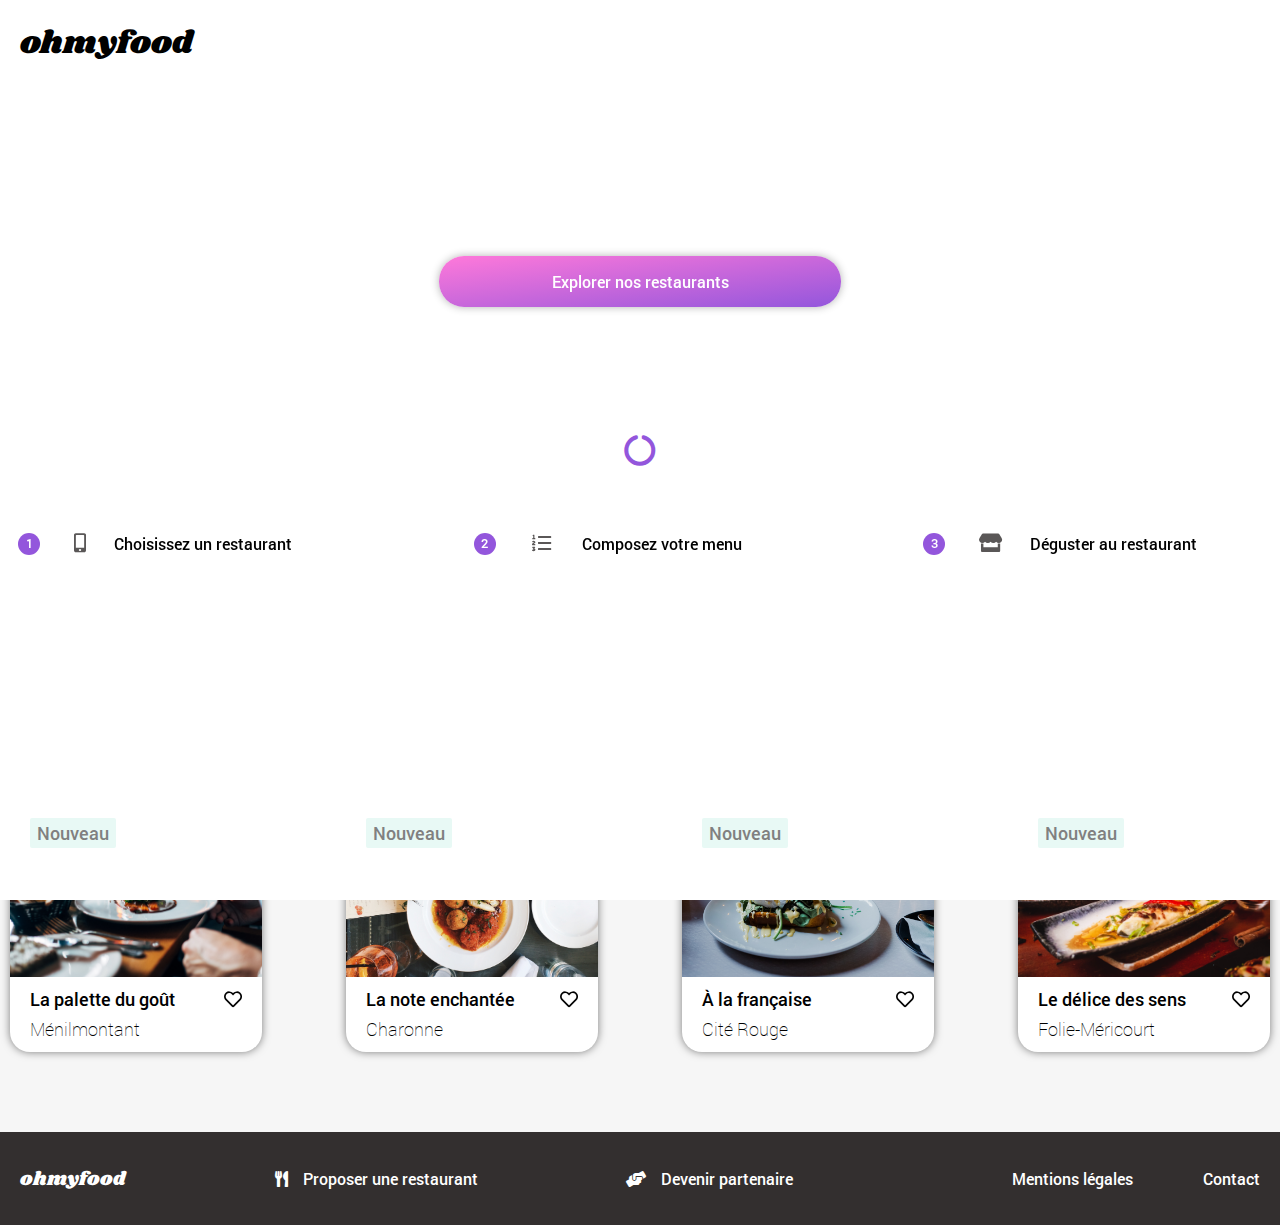
<file: index.html>
<!DOCTYPE html>
<html lang="fr">
  <head>
    <meta charset="utf-8" />
    <meta name="viewport" content="width=device-width, initial-scale=1" />
    <link rel="stylesheet" href="./sass/style.css" />
    <link
      rel="stylesheet"
      href="https://cdnjs.cloudflare.com/ajax/libs/font-awesome/5.15.2/css/all.min.css"
    />
    <title>Oh my food</title>
  </head>

  <body>
    <div class="spinner">
      <span><i class="fas fa-2x fa-circle-notch fa-spin"></i></span>
    </div>

    <header>
      <div class="logo">ohmyfood</div>

      <div class="lieu">
        <i class="fas fa-map-marker-alt"></i>
        <p>Paris, Belleville</p>
      </div>

      <div class="presentation">
        <h1>Réservez le menu qui vous convient</h1>
        <p>Découvrez des restaurants d'exception, selectionnés par nos soins</p>
        <div class="btn">Explorer nos restaurants</div>
      </div>
    </header>

    <main class="main_wrapper_home">
      <section>
        <h2>Fonctionnement</h2>

        <div class="bouton">
          <div class="ring"><span>1</span></div>
          <div class="picto"><i class="fas fa-mobile-alt"></i></div>
          <div class="manual">Choisissez un restaurant</div>
        </div>

        <div class="bouton">
          <div class="ring"><span>2</span></div>
          <div class="picto"><i class="fas fa-list-ol"></i></div>
          <div class="manual">Composez votre menu</div>
        </div>

        <div class="bouton">
          <div class="ring"><span>3</span></div>
          <div class="picto"><i class="fas fa-store"></i></div>
          <div class="manual">Déguster au restaurant</div>
        </div>
      </section>

      <section class="restaurant">
        <h3>Restaurants</h3>

        <div class="card">
          <a class="la_palette_du_gout" href="1 La palette du goût/index.html">
            <img
              src="images/restaurants/jay-wennington-N_Y88TWmGwA-unsplash.jpg"
              alt="La palette du goût"
            />

            <div class="name_heart">
              <div class="name_place">
                <span>La palette du goût</span>
                <p>Ménilmontant</p>
              </div>
              <div class="heart">
                <i class="far fa-heart"></i><i class="fas fa-heart"></i>
              </div>
            </div>
            <div class="new_frame">Nouveau</div>
          </a>
        </div>

        <div class="card">
          <a class="la_note_enchantée" href="./2 La note enchantée/index.html">
            <img
              src="images/restaurants/stil-u2Lp8tXIcjw-unsplash.jpg"
              alt="La note enchantée"
            />
            <div class="name_heart">
              <div class="name_place">
                <span>La note enchantée</span>
                <p>Charonne</p>
              </div>
              <div class="heart">
                <i class="far fa-heart"></i><i class="fas fa-heart"></i>
              </div>
            </div>
            <div class="new_frame">Nouveau</div>
          </a>
        </div>

        <div class="card">
          <a class="à_la_française" href="./3 A la française/index.html">
            <img
              src="images/restaurants/toa-heftiba-DQKerTsQwi0-unsplash.jpg"
              alt="à la française"
            />
            <div class="name_heart">
              <div class="name_place">
                <span>À la française</span>
                <p>Cité Rouge</p>
              </div>
              <div class="heart">
                <i class="far fa-heart"></i><i class="fas fa-heart"></i>
              </div>
            </div>
            <div class="new_frame">Nouveau</div>
          </a>
        </div>

        <div class="card">
          <a
            class="le_délice_des_sens"
            href="./4 Le délice des sens/index.html"
          >
            <img
              src="images/restaurants/louis-hansel-shotsoflouis-qNBGVyOCY8Q-unsplash.jpg"
              alt="Le délice des sens"
            />
            <div class="name_heart">
              <div class="name_place">
                <span>Le délice des sens</span>
                <p>Folie-Méricourt</p>
              </div>
              <div class="heart">
                <i class="far fa-heart"></i><i class="fas fa-heart"></i>
              </div>
            </div>
            <div class="new_frame">Nouveau</div>
          </a>
        </div>
      </section>
    </main>

    <footer>
      <div class="mini_logo">ohmyfood</div>

      <div class="propose">
        <div class="mini_picto"><i class="fas fa-utensils"></i></div>
        <p>Proposer une restaurant</p>
      </div>

      <div class="propose">
        <div class="mini_picto"><i class="fas fa-hands-helping"></i></div>
        <p>Devenir partenaire</p>
      </div>
      <div class="other">
        <p>Mentions légales</p>
        <p><a class="contact" href="mailto:monadresse@gmail.com">Contact</a></p>
      </div>
    </footer>
  </body>
</html>
</file>
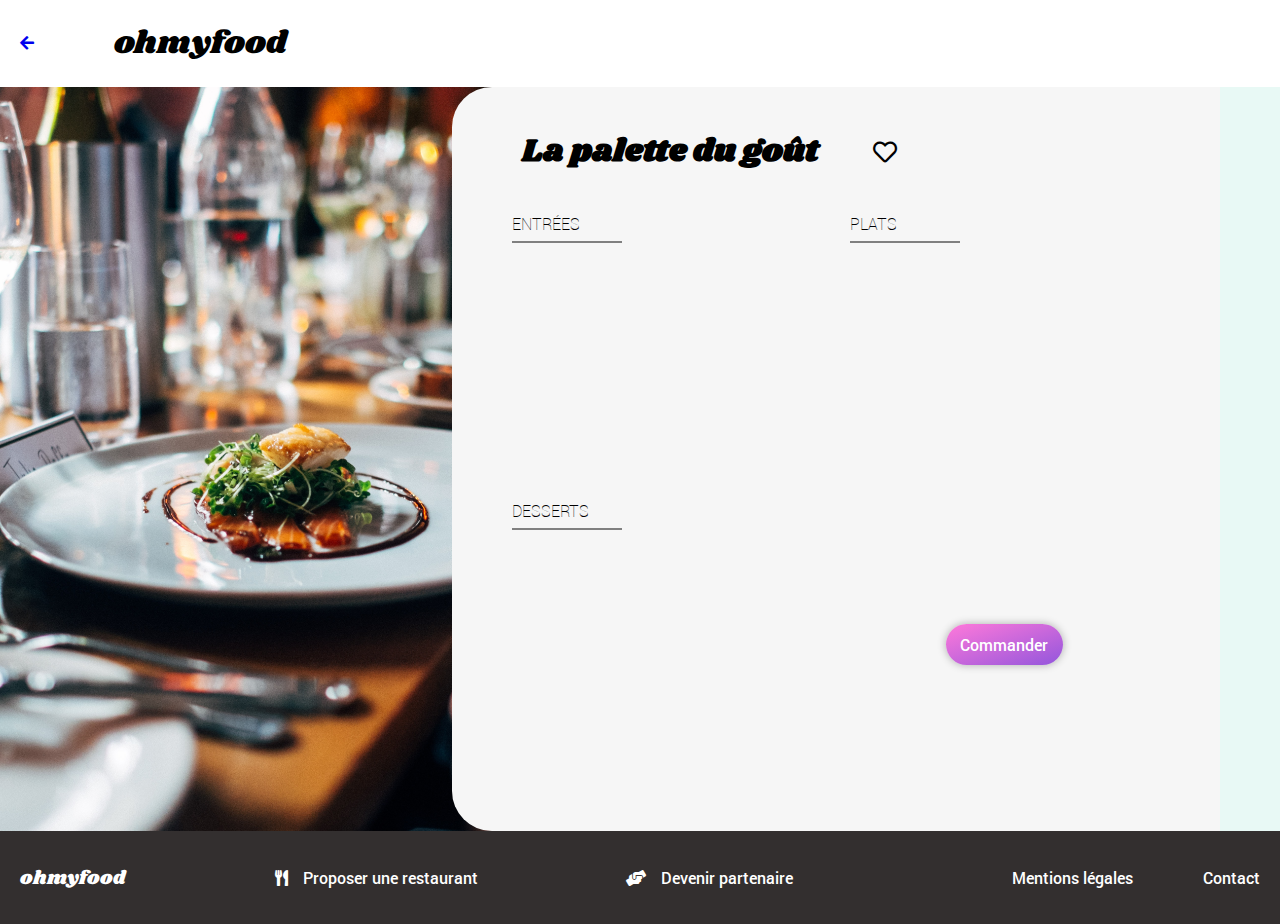
<file: 1 La palette du goût/index.html>
<!DOCTYPE html>
<html lang="fr">
  <head>
    <meta charset="utf-8" />
    <meta name="viewport" content="width=device-width, initial-scale=1" />
    <link rel="stylesheet" href="../sass/style.css" />
    <link
      rel="stylesheet"
      href="https://cdnjs.cloudflare.com/ajax/libs/font-awesome/5.15.2/css/all.min.css"
    />
    <title>La palette du goût</title>
  </head>

  <body>
    <header>
      <div class="band">
        <div class="arrow">
          <a href="../index.html"> <i class="fas fa-arrow-left"></i></a>
        </div>
        <div class="logo">ohmyfood</div>
      </div>
    </header>

    <main class="main_wrapper">
      <div class="banner">
        <img
          src="../images/restaurants/jay-wennington-N_Y88TWmGwA-unsplash.jpg"
          alt="exemple_plat"
        />
      </div>

      <section class="restaurant_meal">
        <div class="restaurant_name">
          <h1>La palette du goût</h1>
          <div class="big-heart">
            <i class="far fa-heart"></i><i class="fas fa-heart"></i>
          </div>
        </div>

        <div class="long_meal">
          <p class="meal">entrées</p>

          <div class="bouton_meal">
            <div class="meal_description">
              <p><span>Fricassée d'escargot</span></p>
              <p>Au piment d'Espelette</p>
            </div>
            <div class="price">25€</div>
            <div class="box">
              <div class="coche"><i class="fas fa-check-circle"></i></div>
            </div>
          </div>

          <div class="bouton_meal">
            <div class="meal_description">
              <p><span>Foie gras de canard mi-cuit</span></p>
              <p>Et ses copeaux de truffe noire</p>
            </div>
            <div class="price">35€</div>

            <div class="box">
              <div class="coche"><i class="fas fa-check-circle"></i></div>
            </div>
          </div>

          <div class="bouton_meal">
            <div class="meal_description">
              <p><span>Oeuf au plat</span></p>
              <p>Assaisonné à la truffe sur lit de caviar</p>
            </div>
            <div class="price">20€</div>
            <div class="box">
              <div class="coche"><i class="fas fa-check-circle"></i></div>
            </div>
          </div>
        </div>

        <div class="long_meal">
          <p class="meal">plats</p>

          <div class="bouton_meal">
            <div class="meal_description">
              <p><span>Filet de boeuf aux herbes</span></p>
              <p>Accompagné de sa ribambelle de légumes</p>
            </div>
            <div class="price">40€</div>
            <div class="box">
              <div class="coche"><i class="fas fa-check-circle"></i></div>
            </div>
          </div>

          <div class="bouton_meal">
            <div class="meal_description">
              <p><span>Parmentier de queue de boeuf</span></p>
              <p>À la truffe noire sur sa purée de panais</p>
            </div>
            <div class="price">35€</div>
            <div class="box">
              <div class="coche"><i class="fas fa-check-circle"></i></div>
            </div>
          </div>

          <div class="bouton_meal">
            <div class="meal_description">
              <p><span>Filet de turbot</span></p>
              <p>Aux agrumes</p>
            </div>
            <div class="price">44€</div>
            <div class="box">
              <div class="coche"><i class="fas fa-check-circle"></i></div>
            </div>
          </div>
        </div>

        <div class="long_meal">
          <p class="meal">desserts</p>

          <div class="bouton_meal">
            <div class="meal_description">
              <p><span>Paris-Brest</span></p>
              <p>Revisité</p>
            </div>
            <div class="price">18€</div>
            <div class="box">
              <div class="coche"><i class="fas fa-check-circle"></i></div>
            </div>
          </div>

          <div class="bouton_meal">
            <div class="meal_description">
              <p><span>Macaron au chocolat d'exception</span></p>
              <p>Et glace à la vanille de Madagascar</p>
            </div>
            <div class="price">22€</div>
            <div class="box">
              <div class="coche"><i class="fas fa-check-circle"></i></div>
            </div>
          </div>

          <div class="bouton_meal">
            <div class="meal_description">
              <p><span>Mousse au chocolat</span></p>
              <p>Au piment d'Espelette et à la truffe noire</p>
            </div>
            <div class="price">23€</div>
            <div class="box">
              <div class="coche"><i class="fas fa-check-circle"></i></div>
            </div>
          </div>
        </div>

        <div class="btn btn--commande">Commander</div>
      </section>
    </main>

    <footer>
      <div class="mini_logo">ohmyfood</div>

      <div class="propose">
        <div class="mini_picto"><i class="fas fa-utensils"></i></div>
        <p>Proposer une restaurant</p>
      </div>

      <div class="propose">
        <div class="mini_picto"><i class="fas fa-hands-helping"></i></div>
        <p>Devenir partenaire</p>
      </div>
      <div class="other">
        <p>Mentions légales</p>
        <p><a class="contact" href="mailto:monadresse@gmail.com">Contact</a></p>
      </div>
    </footer>
  </body>
</html>
</file>
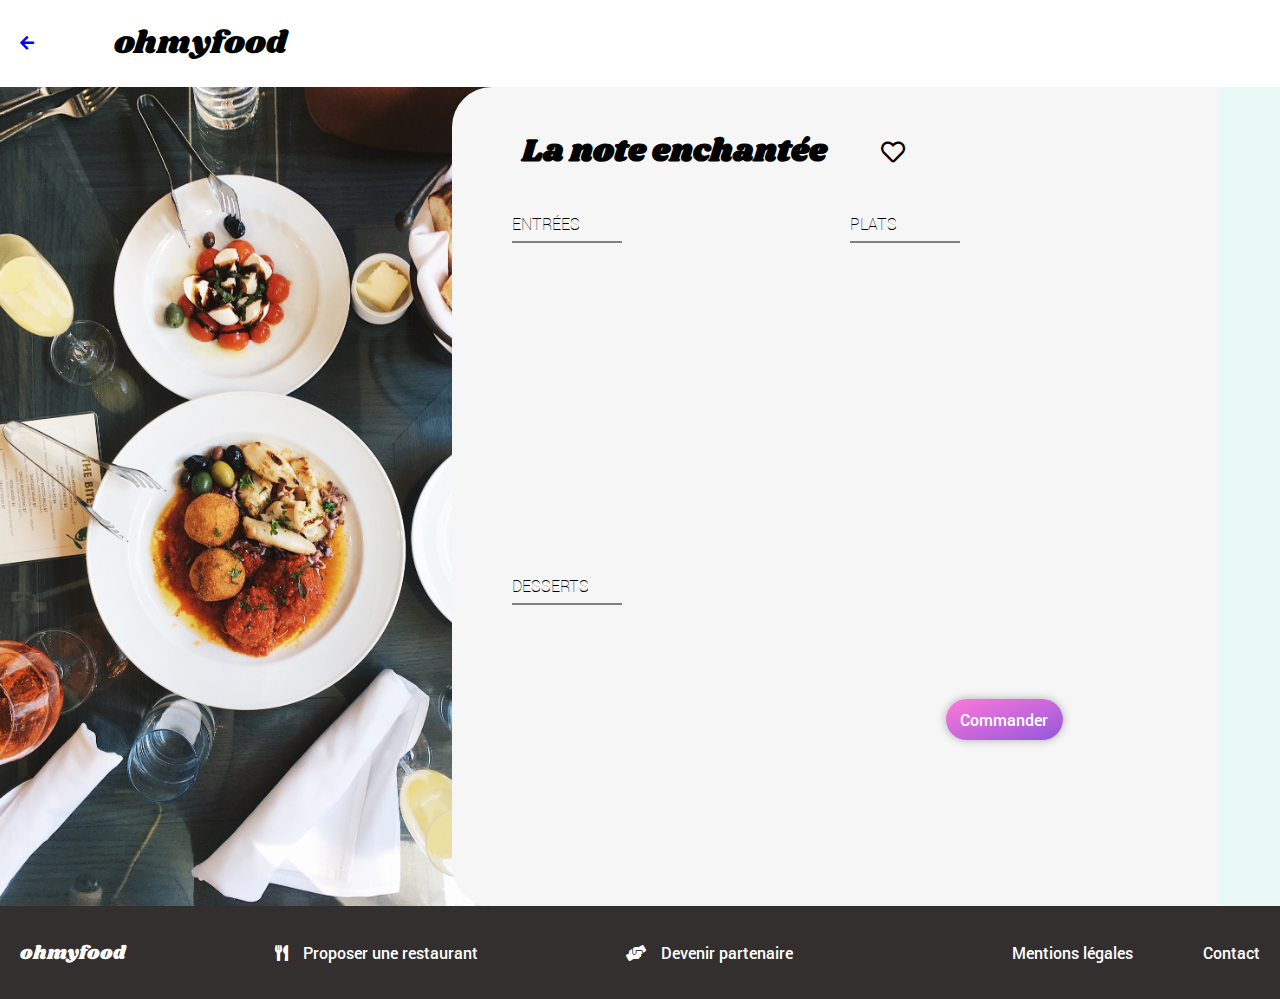
<file: 2 La note enchantée/index.html>
<!DOCTYPE html>
<html lang="fr">
  <head>
    <meta charset="utf-8" />
    <meta name="viewport" content="width=device-width, initial-scale=1" />
    <link rel="stylesheet" href="../sass/style.css" />
    <link
      rel="stylesheet"
      href="https://cdnjs.cloudflare.com/ajax/libs/font-awesome/5.15.2/css/all.min.css"
    />
    <title>La note enchantée</title>
  </head>

  <body>
    <header>
      <div class="band">
        <div class="arrow">
          <a href="../index.html"> <i class="fas fa-arrow-left"></i></a>
        </div>
        <div class="logo">ohmyfood</div>
      </div>
    </header>

    <main class="main_wrapper">
      <div class="banner">
        <img
          src="../images/restaurants/stil-u2Lp8tXIcjw-unsplash.jpg"
          alt="exemple_plat"
        />
      </div>

      <section class="restaurant_meal">
        <div class="restaurant_name">
          <h1>La note enchantée</h1>
          <div class="big-heart">
            <i class="far fa-heart"></i><i class="fas fa-heart"></i>
          </div>
        </div>

        <div class="long_meal">
          <p class="meal">entrées</p>

          <div class="order">
            <div class="bouton_meal">
              <div class="meal_description">
                <p>
                  <span>Ravioles de foie gras</span>
                </p>
                <p>Accompagnés de leur crème à la truffe</p>
              </div>

              <div class="price">25€</div>

              <div class="box">
                <div class="coche"><i class="fas fa-check-circle"></i></div>
              </div>
            </div>

            <div class="bouton_meal">
              <div class="meal_description">
                <p><span>Caviar osciètre </span></p>
                <p>Sur blini à la farine de blé noir</p>
              </div>
              <div class="price">35€</div>

              <div class="box">
                <div class="coche"><i class="fas fa-check-circle"></i></div>
              </div>
            </div>

            <div class="bouton_meal">
              <div class="meal_description">
                <p><span>Homard et espuma de potiron</span></p>
                <p>Mariné aux zestes d'orange</p>
              </div>
              <div class="price">20€</div>
              <div class="box">
                <div class="coche"><i class="fas fa-check-circle"></i></div>
              </div>
            </div>

            <div class="bouton_meal">
              <div class="meal_description">
                <p><span>Foie gras de canard cuit entier</span></p>
                <p>Confiture de figue et pain toasté</p>
              </div>
              <div class="price">35€</div>
              <div class="box">
                <div class="coche"><i class="fas fa-check-circle"></i></div>
              </div>
            </div>
          </div>
        </div>

        <div class="long_meal">
          <p class="meal">plats</p>

          <div class="order">
            <div class="bouton_meal">
              <div class="meal_description">
                <p><span>Noix de coquilles Saint-Jacques</span></p>
                <p>Sur lit de purée de céleri-rave</p>
              </div>
              <div class="price">40€</div>
              <div class="box">
                <div class="coche"><i class="fas fa-check-circle"></i></div>
              </div>
            </div>

            <div class="bouton_meal">
              <div class="meal_description">
                <p><span>Langoustine poêlée</span></p>
                <p>Purée de patate douces</p>
              </div>
              <div class="price">35€</div>
              <div class="box">
                <div class="coche"><i class="fas fa-check-circle"></i></div>
              </div>
            </div>

            <div class="bouton_meal">
              <div class="meal_description">
                <p><span>Mijoté de queue de boeuf </span></p>
                <p>Et riz sauvage aux zestes de citron</p>
              </div>
              <div class="price">44€</div>
              <div class="box">
                <div class="coche"><i class="fas fa-check-circle"></i></div>
              </div>
            </div>
          </div>
        </div>

        <div class="long_meal">
          <p class="meal">desserts</p>

          <div class="order">
            <div class="bouton_meal">
              <div class="meal_description">
                <p><span>Macaron noisette et chocolat</span></p>
                <p>Glace au caramel brun et sel de Guérande</p>
              </div>
              <div class="price">18€</div>
              <div class="box">
                <div class="coche"><i class="fas fa-check-circle"></i></div>
              </div>
            </div>

            <div class="bouton_meal">
              <div class="meal_description">
                <p><span>Baba au rhum revisité </span></p>
                <p>Avec son coulis de citron</p>
              </div>
              <div class="price">22€</div>
              <div class="box">
                <div class="coche"><i class="fas fa-check-circle"></i></div>
              </div>
            </div>

            <div class="bouton_meal">
              <div class="meal_description">
                <p><span>Tarte au citron meringuée </span></p>
                <p>Déstructurée</p>
              </div>
              <div class="price">23€</div>
              <div class="box">
                <div class="coche"><i class="fas fa-check-circle"></i></div>
              </div>
            </div>
          </div>
        </div>

        <div class="btn btn--commande">Commander</div>
      </section>
    </main>

    <footer>
      <div class="mini_logo">ohmyfood</div>

      <div class="propose">
        <div class="mini_picto"><i class="fas fa-utensils"></i></div>
        <p>Proposer une restaurant</p>
      </div>

      <div class="propose">
        <div class="mini_picto"><i class="fas fa-hands-helping"></i></div>
        <p>Devenir partenaire</p>
      </div>
      <div class="other">
        <p>Mentions légales</p>
        <p><a class="contact" href="mailto:monadresse@gmail.com">Contact</a></p>
      </div>
    </footer>
  </body>
</html>
</file>
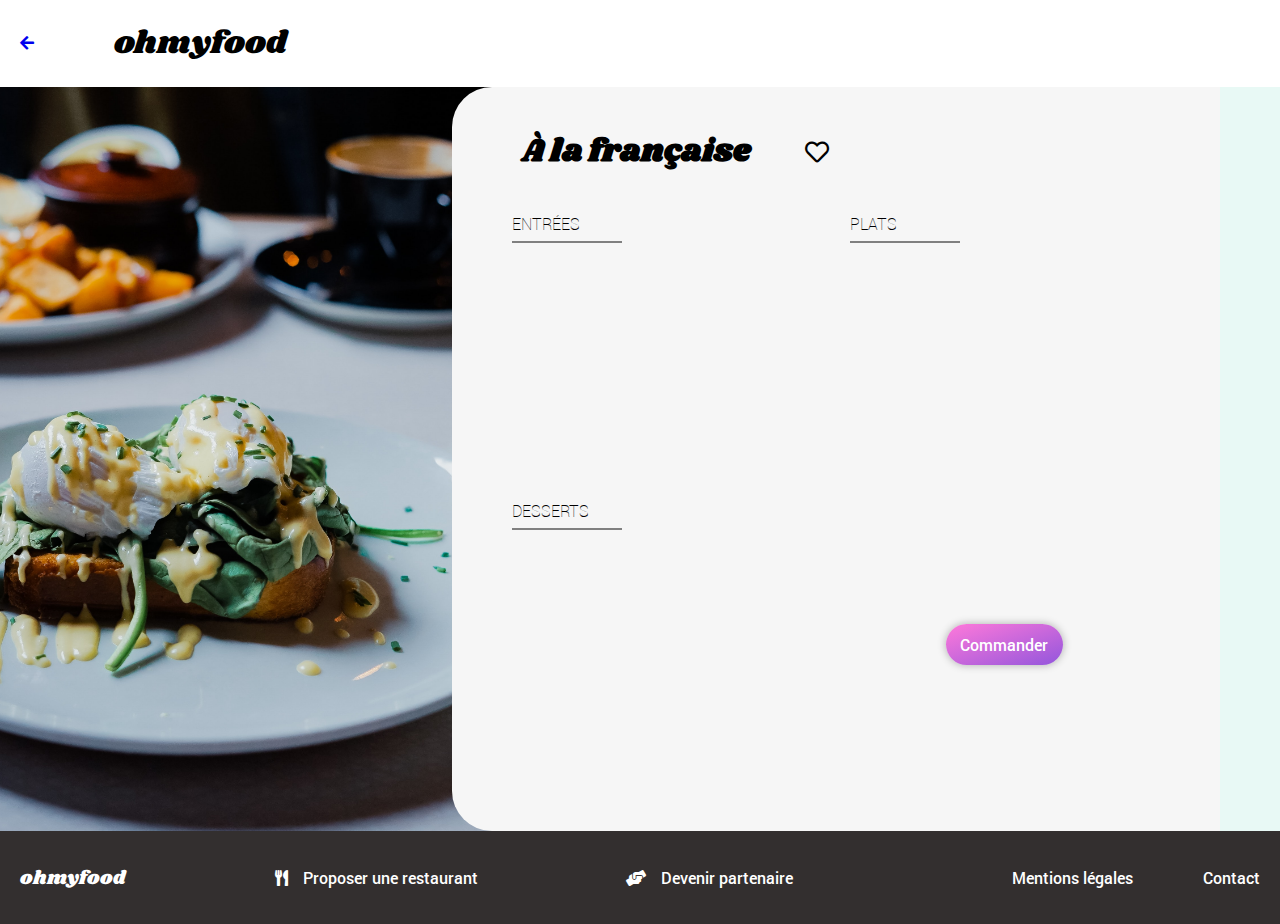
<file: 3 A la française/index.html>
<!DOCTYPE html>
<html lang="fr">
  <head>
    <meta charset="utf-8" />
    <meta name="viewport" content="width=device-width, initial-scale=1" />
    <link rel="stylesheet" href="../sass/style.css" />
    <link
      rel="stylesheet"
      href="https://cdnjs.cloudflare.com/ajax/libs/font-awesome/5.15.2/css/all.min.css"
    />
    <title>À la française</title>
  </head>

  <body>
    <header>
      <div class="band">
        <div class="arrow">
          <a href="../index.html"> <i class="fas fa-arrow-left"></i></a>
        </div>
        <div class="logo">ohmyfood</div>
      </div>
    </header>

    <main class="main_wrapper">
      <div class="banner">
        <img
          src="../images/restaurants/toa-heftiba-DQKerTsQwi0-unsplash.jpg"
          alt="exemple_plat"
        />
      </div>

      <section class="restaurant_meal">
        <div class="restaurant_name">
          <h1>À la française</h1>
          <div class="big-heart">
            <i class="far fa-heart"></i><i class="fas fa-heart"></i>
          </div>
        </div>

        <div class="long_meal">
          <p class="meal">entrées</p>

          <div class="bouton_meal">
            <div class="meal_description">
              <p><span>Tartare de poulpe acidulé</span></p>
              <p>Aux zestes d'orange</p>
            </div>
            <div class="price">25€</div>
            <div class="box">
              <div class="coche"><i class="fas fa-check-circle"></i></div>
            </div>
          </div>

          <div class="bouton_meal">
            <div class="meal_description">
              <p><span>Velouté de légumes d'antan</span></p>
              <p>Carotte, panais, topinambour</p>
            </div>
            <div class="price">35€</div>
            <div class="box">
              <div class="coche"><i class="fas fa-check-circle"></i></div>
            </div>
          </div>

          <div class="bouton_meal">
            <div class="meal_description">
              <p><span>Soupe à l'oignon</span></p>
              <p>Revisitée</p>
            </div>
            <div class="price">20€</div>
            <div class="box">
              <div class="coche"><i class="fas fa-check-circle"></i></div>
            </div>
          </div>
        </div>

        <div class="long_meal">
          <p class="meal">plats</p>

          <div class="bouton_meal">
            <div class="meal_description">
              <p><span>Coquilles Saint-Jacques</span></p>
              <p>Accompagnées d'une purée de panais</p>
            </div>
            <div class="price">40€</div>
            <div class="box">
              <div class="coche"><i class="fas fa-check-circle"></i></div>
            </div>
          </div>

          <div class="bouton_meal">
            <div class="meal_description">
              <p><span>Magret de canard</span></p>
              <p>Et parmentier de pommes de terre</p>
            </div>
            <div class="price">35€</div>
            <div class="box">
              <div class="coche"><i class="fas fa-check-circle"></i></div>
            </div>
          </div>

          <div class="bouton_meal">
            <div class="meal_description">
              <p><span>Pigeonneau d’Ille-et-Vilaine</span></p>
              <p>Sur son lit de gnocchis aux légumes</p>
            </div>
            <div class="price">44€</div>
            <div class="box">
              <div class="coche"><i class="fas fa-check-circle"></i></div>
            </div>
          </div>
        </div>

        <div class="long_meal">
          <p class="meal">desserts</p>

          <div class="bouton_meal">
            <div class="meal_description">
              <p><span>Pétales de violettes glacés</span></p>
              <p>Et purée de noisettes</p>
            </div>
            <div class="price">18€</div>
            <div class="box">
              <div class="coche"><i class="fas fa-check-circle"></i></div>
            </div>
          </div>

          <div class="bouton_meal">
            <div class="meal_description">
              <p><span>Fondant au chocolat</span></p>
              <p>Revisité</p>
            </div>
            <div class="price">22€</div>
            <div class="box">
              <div class="coche"><i class="fas fa-check-circle"></i></div>
            </div>
          </div>

          <div class="bouton_meal">
            <div class="meal_description">
              <p><span>Millefeuille croustillant</span></p>
              <p>Myrtilles et pâte d’amande</p>
            </div>
            <div class="price">23€</div>
            <div class="box">
              <div class="coche"><i class="fas fa-check-circle"></i></div>
            </div>
          </div>
        </div>

        <div class="btn btn--commande">Commander</div>
      </section>
    </main>

    <footer>
      <div class="mini_logo">ohmyfood</div>

      <div class="propose">
        <div class="mini_picto"><i class="fas fa-utensils"></i></div>
        <p>Proposer une restaurant</p>
      </div>

      <div class="propose">
        <div class="mini_picto"><i class="fas fa-hands-helping"></i></div>
        <p>Devenir partenaire</p>
      </div>
      <div class="other">
        <p>Mentions légales</p>
        <p><a class="contact" href="mailto:monadresse@gmail.com">Contact</a></p>
      </div>
    </footer>
  </body>
</html>
</file>
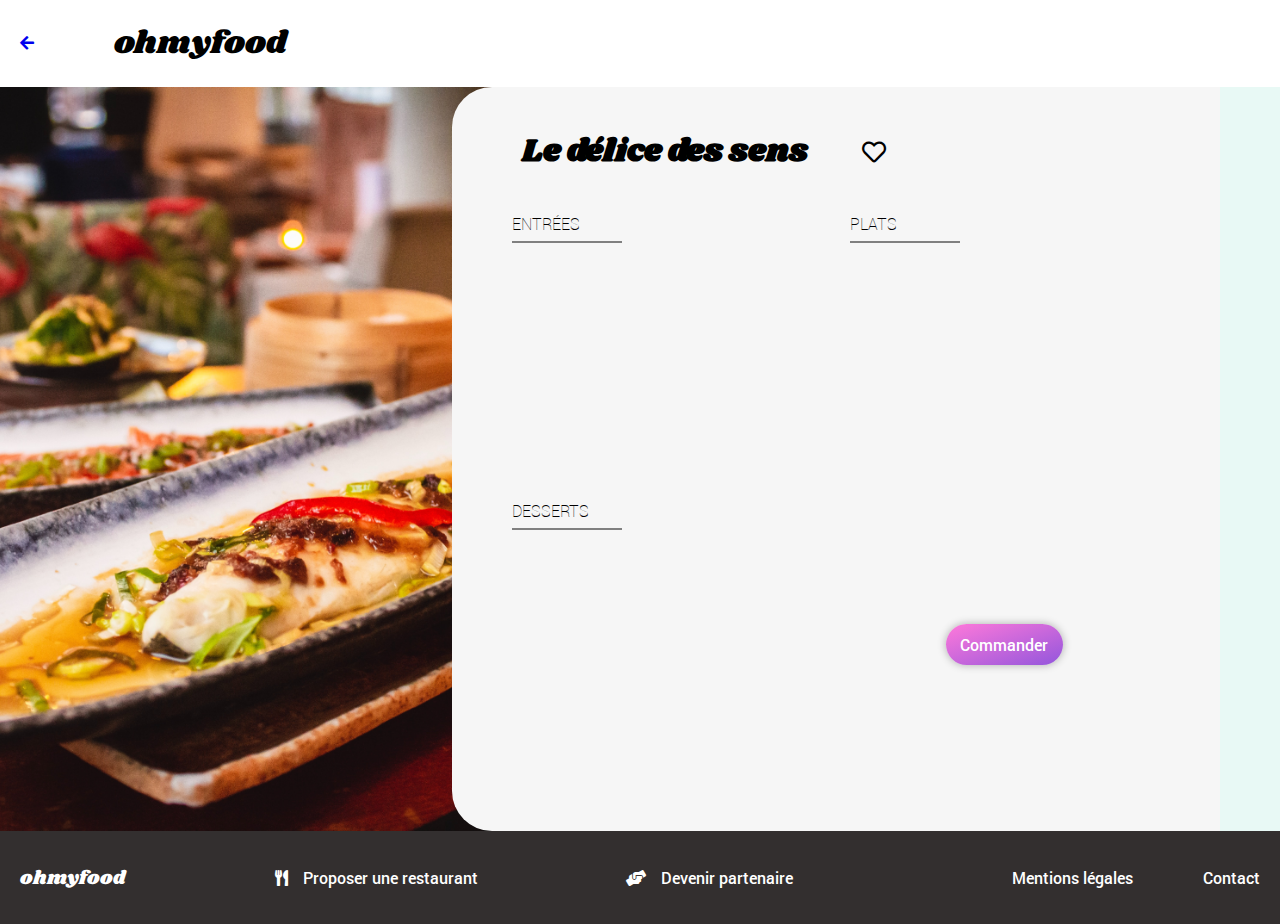
<file: 4 Le délice des sens/index.html>
<!DOCTYPE html>
<html lang="fr">
  <head>
    <meta charset="utf-8" />
    <meta name="viewport" content="width=device-width, initial-scale=1" />
    <link rel="stylesheet" href="../sass/style.css" />
    <link
      rel="stylesheet"
      href="https://cdnjs.cloudflare.com/ajax/libs/font-awesome/5.15.2/css/all.min.css"
    />
    <title>Le délice des sens</title>
  </head>

  <body>
    <header>
      <div class="band">
        <div class="arrow">
          <a href="../index.html"> <i class="fas fa-arrow-left"></i></a>
        </div>
        <div class="logo">ohmyfood</div>
      </div>
    </header>

    <main class="main_wrapper">
      <div class="banner">
        <img
          src="../images/restaurants/louis-hansel-shotsoflouis-qNBGVyOCY8Q-unsplash.jpg"
          alt="exemple_plat"
        />
      </div>

      <section class="restaurant_meal">
        <div class="restaurant_name">
          <h1>Le délice des sens</h1>
          <div class="big-heart">
            <i class="far fa-heart"></i><i class="fas fa-heart"></i>
          </div>
        </div>

        <div class="long_meal">
          <p class="meal">entrées</p>

          <div class="bouton_meal">
            <div class="meal_description">
              <p><span>Tartare de thon</span></p>
              <p>Assaisonné au yuzu</p>
            </div>
            <div class="price">25€</div>

            <div class="box">
              <div class="coche"><i class="fas fa-check-circle"></i></div>
            </div>
          </div>

          <div class="bouton_meal">
            <div class="meal_description">
              <p><span>Bouchée de homard croustillant</span></p>
              <p>Et sa farandole de petits légumes</p>
            </div>
            <div class="price">35€</div>

            <div class="box">
              <div class="coche"><i class="fas fa-check-circle"></i></div>
            </div>
          </div>

          <div class="bouton_meal">
            <div class="meal_description">
              <p><span>Velouté de cèpes </span></p>
              <p>Aux truffes</p>
            </div>
            <div class="price">20€</div>

            <div class="box">
              <div class="coche"><i class="fas fa-check-circle"></i></div>
            </div>
          </div>
        </div>

        <div class="long_meal">
          <p class="meal">plats</p>

          <div class="bouton_meal">
            <div class="meal_description">
              <p><span>Poulet rôti aux herbes de Provence </span></p>
              <p>Et sa crème de truffe</p>
            </div>
            <div class="price">40€</div>

            <div class="box">
              <div class="coche"><i class="fas fa-check-circle"></i></div>
            </div>
          </div>

          <div class="bouton_meal">
            <div class="meal_description">
              <p><span>Langouste rôtie </span></p>
              <p>Et ses légumes de saison</p>
            </div>
            <div class="price">35€</div>

            <div class="box">
              <div class="coche"><i class="fas fa-check-circle"></i></div>
            </div>
          </div>

          <div class="bouton_meal">
            <div class="meal_description">
              <p><span>Côte de boeuf Angus </span></p>
              <p>Et sa purée de panais</p>
            </div>
            <div class="price">44€</div>

            <div class="box">
              <div class="coche"><i class="fas fa-check-circle"></i></div>
            </div>
          </div>
        </div>

        <div class="long_meal">
          <p class="meal">desserts</p>

          <div class="bouton_meal">
            <div class="meal_description">
              <p><span>Farandole de desserts</span></p>
              <p>Du chef</p>
            </div>
            <div class="price">18€</div>

            <div class="box">
              <div class="coche"><i class="fas fa-check-circle"></i></div>
            </div>
          </div>

          <div class="bouton_meal">
            <div class="meal_description">
              <p><span>Crème brulée </span></p>
              <p>Revisitée</p>
            </div>
            <div class="price">22€</div>
            <div class="box">
              <div class="coche"><i class="fas fa-check-circle"></i></div>
            </div>
          </div>

          <div class="bouton_meal">
            <div class="meal_description">
              <p><span>Tiramisu </span></p>
              <p>À la noisette</p>
            </div>
            <div class="price">23€</div>
            <div class="box">
              <div class="coche"><i class="fas fa-check-circle"></i></div>
            </div>
          </div>
        </div>

        <div class="btn btn--commande">Commander</div>
      </section>
    </main>

    <footer>
      <div class="mini_logo">ohmyfood</div>

      <div class="propose">
        <div class="mini_picto"><i class="fas fa-utensils"></i></div>
        <p>Proposer une restaurant</p>
      </div>

      <div class="propose">
        <div class="mini_picto"><i class="fas fa-hands-helping"></i></div>
        <p>Devenir partenaire</p>
      </div>
      <div class="other">
        <p>Mentions légales</p>
        <p><a class="contact" href="mailto:monadresse@gmail.com">Contact</a></p>
      </div>
    </footer>
  </body>
</html>
</file>
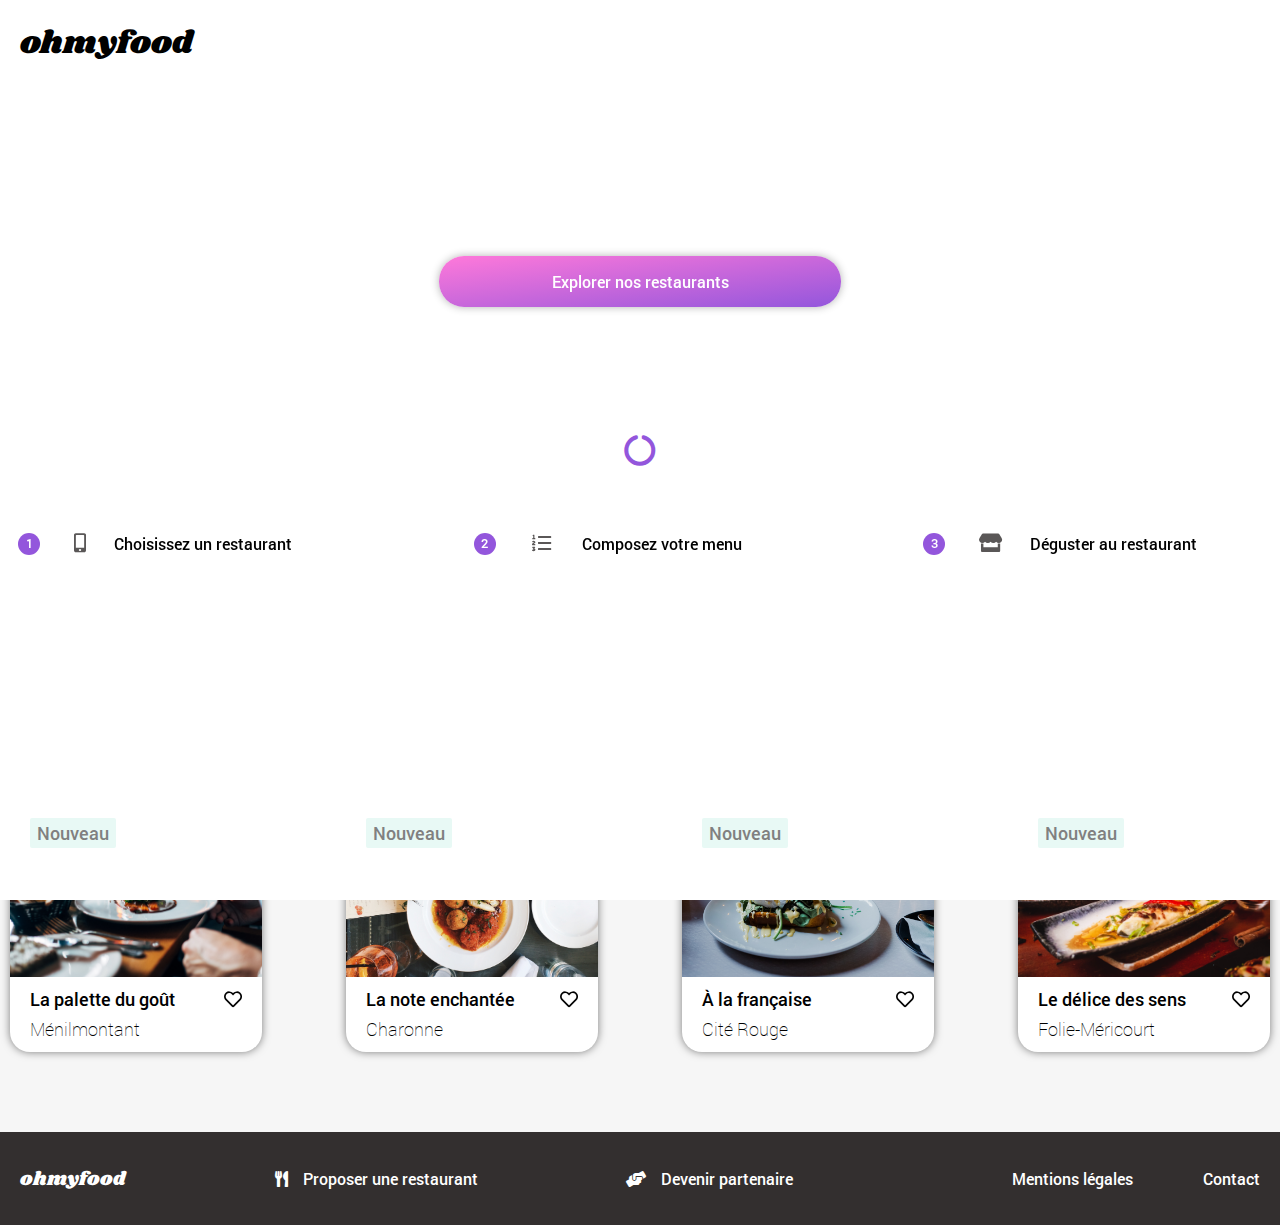
<file: index_accueil.html>
<!DOCTYPE html>
<html lang="fr">
  <head>
    <meta charset="utf-8" />
    <meta name="viewport" content="width=device-width, initial-scale=1" />
    <link rel="stylesheet" href="sass/style.css" />
    <link
      rel="stylesheet"
      href="https://cdnjs.cloudflare.com/ajax/libs/font-awesome/5.15.2/css/all.min.css"
    />
    <title>Oh my food</title>
  </head>

  <body>
    <div class="spinner">
      <span><i class="fas fa-2x fa-circle-notch fa-spin"></i></span>
    </div>

    <header>
      <div class="logo">ohmyfood</div>

      <div class="lieu">
        <i class="fas fa-map-marker-alt"></i>
        <p>Paris, Belleville</p>
      </div>

      <div class="presentation">
        <h1>Réservez le menu qui vous convient</h1>
        <p>Découvrez des restaurants d'exception, selectionnés par nos soins</p>
        <div class="btn">Explorer nos restaurants</div>
      </div>
    </header>

    <main class="main_wrapper_home">
      <section>
        <h2>Fonctionnement</h2>

        <div class="bouton">
          <div class="ring"><span>1</span></div>
          <div class="picto"><i class="fas fa-mobile-alt"></i></div>
          <div class="manual">Choisissez un restaurant</div>
        </div>

        <div class="bouton">
          <div class="ring"><span>2</span></div>
          <div class="picto"><i class="fas fa-list-ol"></i></div>
          <div class="manual">Composez votre menu</div>
        </div>

        <div class="bouton">
          <div class="ring"><span>3</span></div>
          <div class="picto"><i class="fas fa-store"></i></div>
          <div class="manual">Déguster au restaurant</div>
        </div>
      </section>

      <section class="restaurant">
        <h3>Restaurants</h3>

        <div class="card">
          <a class="la_palette_du_gout" href="index_restaurant_1.html">
            <img
              src="images/restaurants/jay-wennington-N_Y88TWmGwA-unsplash.jpg"
              alt="La palette du goût"
            />

            <div class="name_heart">
              <div class="name_place">
                <span>La palette du goût</span>
                <p>Ménilmontant</p>
              </div>
              <div class="heart">
                <i class="far fa-heart"></i><i class="fas fa-heart"></i>
              </div>
            </div>
            <div class="new_frame">Nouveau</div>
          </a>
        </div>

        <div class="card">
          <a class="la_note_enchantée" href="restaurant_2.html">
            <img
              src="images/restaurants/stil-u2Lp8tXIcjw-unsplash.jpg"
              alt="La note enchantée"
            />
            <div class="name_heart">
              <div class="name_place">
                <span>La note enchantée</span>
                <p>Charonne</p>
              </div>
              <div class="heart">
                <i class="far fa-heart"></i><i class="fas fa-heart"></i>
              </div>
            </div>
            <div class="new_frame">Nouveau</div>
          </a>
        </div>

        <div class="card">
          <a class="à_la_française" href="restaurant_3.html">
            <img
              src="images/restaurants/toa-heftiba-DQKerTsQwi0-unsplash.jpg"
              alt="à la française"
            />
            <div class="name_heart">
              <div class="name_place">
                <span>À la française</span>
                <p>Cité Rouge</p>
              </div>
              <div class="heart">
                <i class="far fa-heart"></i><i class="fas fa-heart"></i>
              </div>
            </div>
            <div class="new_frame">Nouveau</div>
          </a>
        </div>

        <div class="card">
          <a class="le_délice_des_sens" href="restaurant_4.html">
            <img
              src="images/restaurants/louis-hansel-shotsoflouis-qNBGVyOCY8Q-unsplash.jpg"
              alt="Le délice des sens"
            />
            <div class="name_heart">
              <div class="name_place">
                <span>Le délice des sens</span>
                <p>Folie-Méricourt</p>
              </div>
              <div class="heart">
                <i class="far fa-heart"></i><i class="fas fa-heart"></i>
              </div>
            </div>
            <div class="new_frame">Nouveau</div>
          </a>
        </div>
      </section>
    </main>

    <footer>
      <div class="mini_logo">ohmyfood</div>

      <div class="propose">
        <div class="mini_picto"><i class="fas fa-utensils"></i></div>
        <p>Proposer une restaurant</p>
      </div>

      <div class="propose">
        <div class="mini_picto"><i class="fas fa-hands-helping"></i></div>
        <p>Devenir partenaire</p>
      </div>
      <div class="other">
        <p>Mentions légales</p>
        <p><a class="contact" href="mailto:monadresse@gmail.com">Contact</a></p>
      </div>
    </footer>
  </body>
</html>
</file>
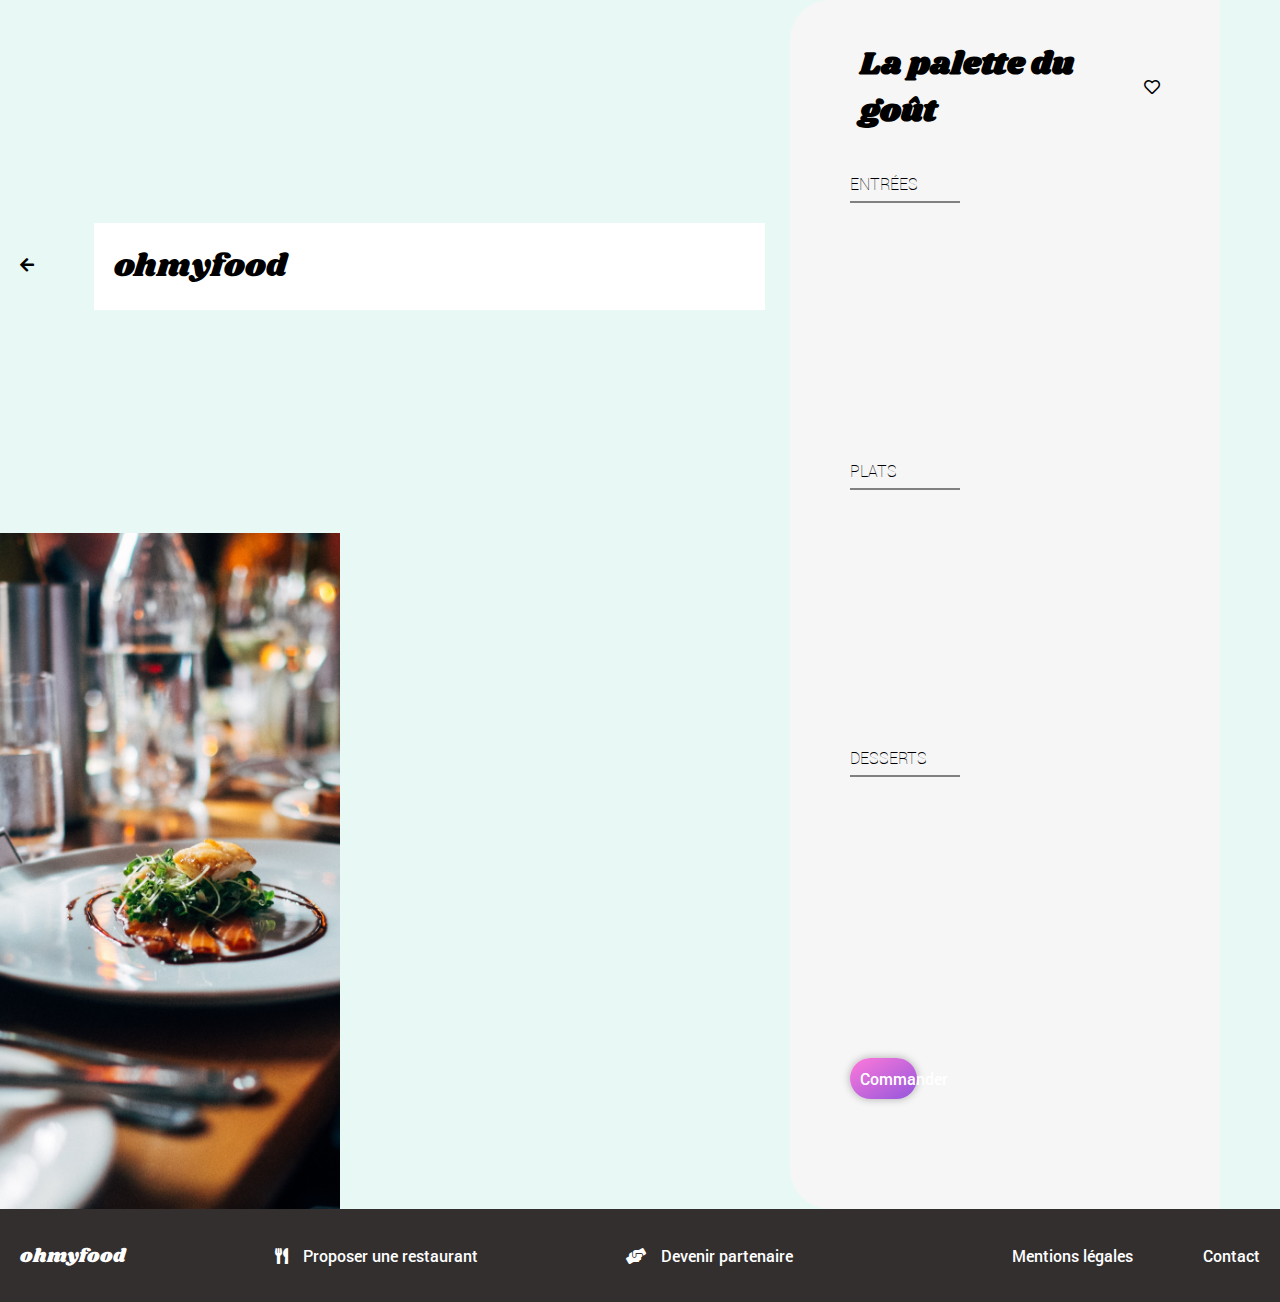
<file: index_restaurant_1.html>
<!DOCTYPE html>
<html lang="fr">
  <head>
    <meta charset="utf-8" />
    <meta name="viewport" content="width=device-width, initial-scale=1" />
    <link rel="stylesheet" href="/sass/style.css" />
    <link
      rel="stylesheet"
      href="https://cdnjs.cloudflare.com/ajax/libs/font-awesome/5.15.2/css/all.min.css"
    />
    <title>La palette du goût</title>
  </head>

  <body>
    <main class="main_wrapper">
      <header>
        <div class="band">
          <btn class="arrow"> <i class="fas fa-arrow-left"></i> </btn>
          <div class="logo">ohmyfood</div>
        </div>

        <div class="banner">
          <img
            src="images/restaurants/jay-wennington-N_Y88TWmGwA-unsplash.jpg"
            alt="exemple_plat"
          />
        </div>
      </header>

      <section class="restaurant_meal">
        <div class="restaurant_name">
          <h1>La palette du goût</h1>
          <p><i class="far fa-heart"></i></p>
        </div>

        <div class="long_meal">
          <p class="meal">entrées</p>

          <div class="bouton_meal">
            <div class="meal_description">
              <p><span>Fricassée d'escargot</span></p>
              <p>Au piment d'Espelette</p>
            </div>
            <div class="price">25€</div>
          </div>

          <div class="bouton_meal">
            <div class="meal_description">
              <p><span>Foie gras de canard mi-cuit</span></p>
              <p>Et ses copeaux de truffe noire</p>
            </div>
            <div class="price">35€</div>
          </div>

          <div class="bouton_meal">
            <div class="meal_description">
              <p><span>Oeuf au plat</span></p>
              <p>Assaisonné à la truffe sur lit de caviar</p>
            </div>
            <div class="price">20€</div>
          </div>
        </div>

        <div class="long_meal">
          <p class="meal">plats</p>

          <div class="bouton_meal">
            <div class="meal_description">
              <p><span>Filet de boeuf aux herbes</span></p>
              <p>Accompagné de sa ribambelle de légumes</p>
            </div>
            <div class="price">40€</div>
          </div>

          <div class="bouton_meal">
            <div class="meal_description">
              <p><span>Parmentier de queue de boeuf</span></p>
              <p>À la truffe noire sur sa purée de panais</p>
            </div>
            <div class="price">35€</div>
          </div>

          <div class="bouton_meal">
            <div class="meal_description">
              <p><span>Filet de turbot</span></p>
              <p>Aux agrumes</p>
            </div>
            <div class="price">44€</div>
          </div>
        </div>

        <div class="long_meal">
          <p class="meal">desserts</p>

          <div class="bouton_meal">
            <div class="meal_description">
              <p><span>Paris-Brest</span></p>
              <p>Revisité</p>
            </div>
            <div class="price">18€</div>
          </div>

          <div class="bouton_meal">
            <div class="meal_description">
              <p><span>Macaron au chocolat d'exception</span></p>
              <p>Et glace à la vanille de Madagascar</p>
            </div>
            <div class="price">22€</div>
          </div>

          <div class="bouton_meal">
            <div class="meal_description">
              <p><span>Mousse au chocolat</span></p>
              <p>Au piment d'Espelette et à la truffe noire</p>
            </div>
            <div class="price">23€</div>
          </div>
        </div>

        <div class="btn btn--commande">Commander</div>
      </section>
    </main>

    <footer>
      <div class="mini_logo">ohmyfood</div>

      <div class="propose">
        <div class="mini_picto"><i class="fas fa-utensils"></i></div>
        <p>Proposer une restaurant</p>
      </div>

      <div class="propose">
        <div class="mini_picto"><i class="fas fa-hands-helping"></i></div>
        <p>Devenir partenaire</p>
      </div>
      <div class="other">
        <p>Mentions légales</p>
        <p>Contact</p>
      </div>
    </footer>
  </body>
</html>
</file>
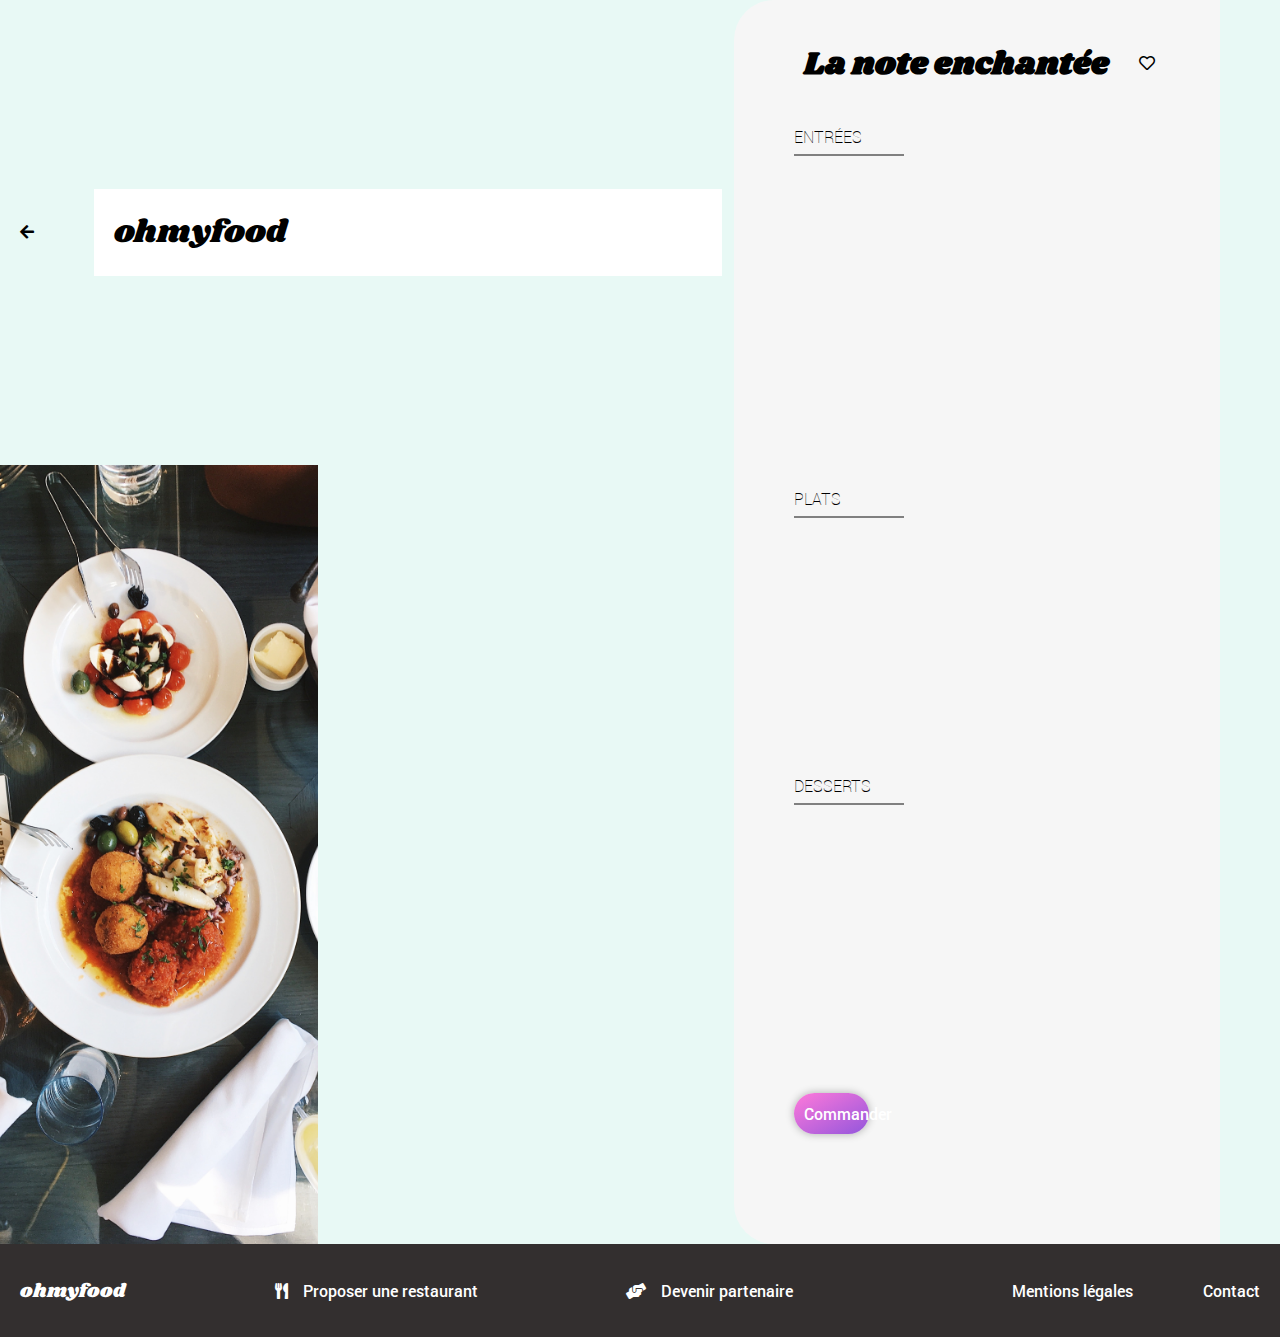
<file: index_restaurant_2.html>
<!DOCTYPE html>
<html lang="fr">
  <head>
    <meta charset="utf-8" />
    <meta name="viewport" content="width=device-width, initial-scale=1" />
    <link rel="stylesheet" href="/sass/style.css" />
    <link
      rel="stylesheet"
      href="https://cdnjs.cloudflare.com/ajax/libs/font-awesome/5.15.2/css/all.min.css"
    />
    <title>La note enchantée</title>
  </head>

  <body>
    <main class="main_wrapper">
      <header>
        <div class="band">
          <btn class="arrow"> <i class="fas fa-arrow-left"></i> </btn>
          <div class="logo">ohmyfood</div>
        </div>

        <div class="banner">
          <img
            src="images/restaurants/stil-u2Lp8tXIcjw-unsplash.jpg"
            alt="exemple_plat"
          />
        </div>
      </header>

      <section class="restaurant_meal">
        <div class="restaurant_name">
          <h1>La note enchantée</h1>
          <p><i class="far fa-heart"></i></p>
        </div>

        <div class="long_meal">
          <p class="meal">entrées</p>

          <div class="bouton_meal">
            <div class="meal_description">
              <p><span>Ravioles de foie gras</span></p>
              <p>Accompagnés de leur crème à la truffe</p>
            </div>
            <div class="price">25€</div>
          </div>

          <div class="bouton_meal">
            <div class="meal_description">
              <p><span>Caviar osciètre </span></p>
              <p>Sur blini à la farine de blé noir</p>
            </div>
            <div class="price">35€</div>
          </div>

          <div class="bouton_meal">
            <div class="meal_description">
              <p><span>Homard et espuma de potiron</span></p>
              <p>Mariné aux zestes d'orange</p>
            </div>
            <div class="price">20€</div>
          </div>

          <div class="bouton_meal">
            <div class="meal_description">
              <p><span>Foie gras de canard cuit entier</span></p>
              <p>Confiture de figue et pain toasté</p>
            </div>
            <div class="price">35€</div>
          </div>
        </div>

        <div class="long_meal">
          <p class="meal">plats</p>

          <div class="bouton_meal">
            <div class="meal_description">
              <p><span>Noix de coquilles Saint-Jacques</span></p>
              <p>Sur lit de purée de céleri-rave</p>
            </div>
            <div class="price">40€</div>
          </div>

          <div class="bouton_meal">
            <div class="meal_description">
              <p><span>Langoustine poêlée</span></p>
              <p>Purée de patate douces</p>
            </div>
            <div class="price">35€</div>
          </div>

          <div class="bouton_meal">
            <div class="meal_description">
              <p><span>Mijoté de queue de boeuf </span></p>
              <p>Et riz sauvage aux zestes de citron</p>
            </div>
            <div class="price">44€</div>
          </div>
        </div>

        <div class="long_meal">
          <p class="meal">desserts</p>

          <div class="bouton_meal">
            <div class="meal_description">
              <p><span>Macaron noisette et chocolat</span></p>
              <p>Glace au caramel brun et sel de Guérande</p>
            </div>
            <div class="price">18€</div>
          </div>

          <div class="bouton_meal">
            <div class="meal_description">
              <p><span>Baba au rhum revisité </span></p>
              <p>Avec son coulis de citron</p>
            </div>
            <div class="price">22€</div>
          </div>

          <div class="bouton_meal">
            <div class="meal_description">
              <p><span>Tarte au citron meringuée </span></p>
              <p>Déstructurée</p>
            </div>
            <div class="price">23€</div>
          </div>
        </div>

        <btn class="btn btn--commande">Commander</btn>
      </section>
    </main>

    <footer>
      <div class="mini_logo">ohmyfood</div>

      <div class="propose">
        <div class="mini_picto"><i class="fas fa-utensils"></i></div>
        <p>Proposer une restaurant</p>
      </div>

      <div class="propose">
        <div class="mini_picto"><i class="fas fa-hands-helping"></i></div>
        <p>Devenir partenaire</p>
      </div>
      <div class="other">
        <p>Mentions légales</p>
        <p>Contact</p>
      </div>
    </footer>
  </body>
</html>
</file>
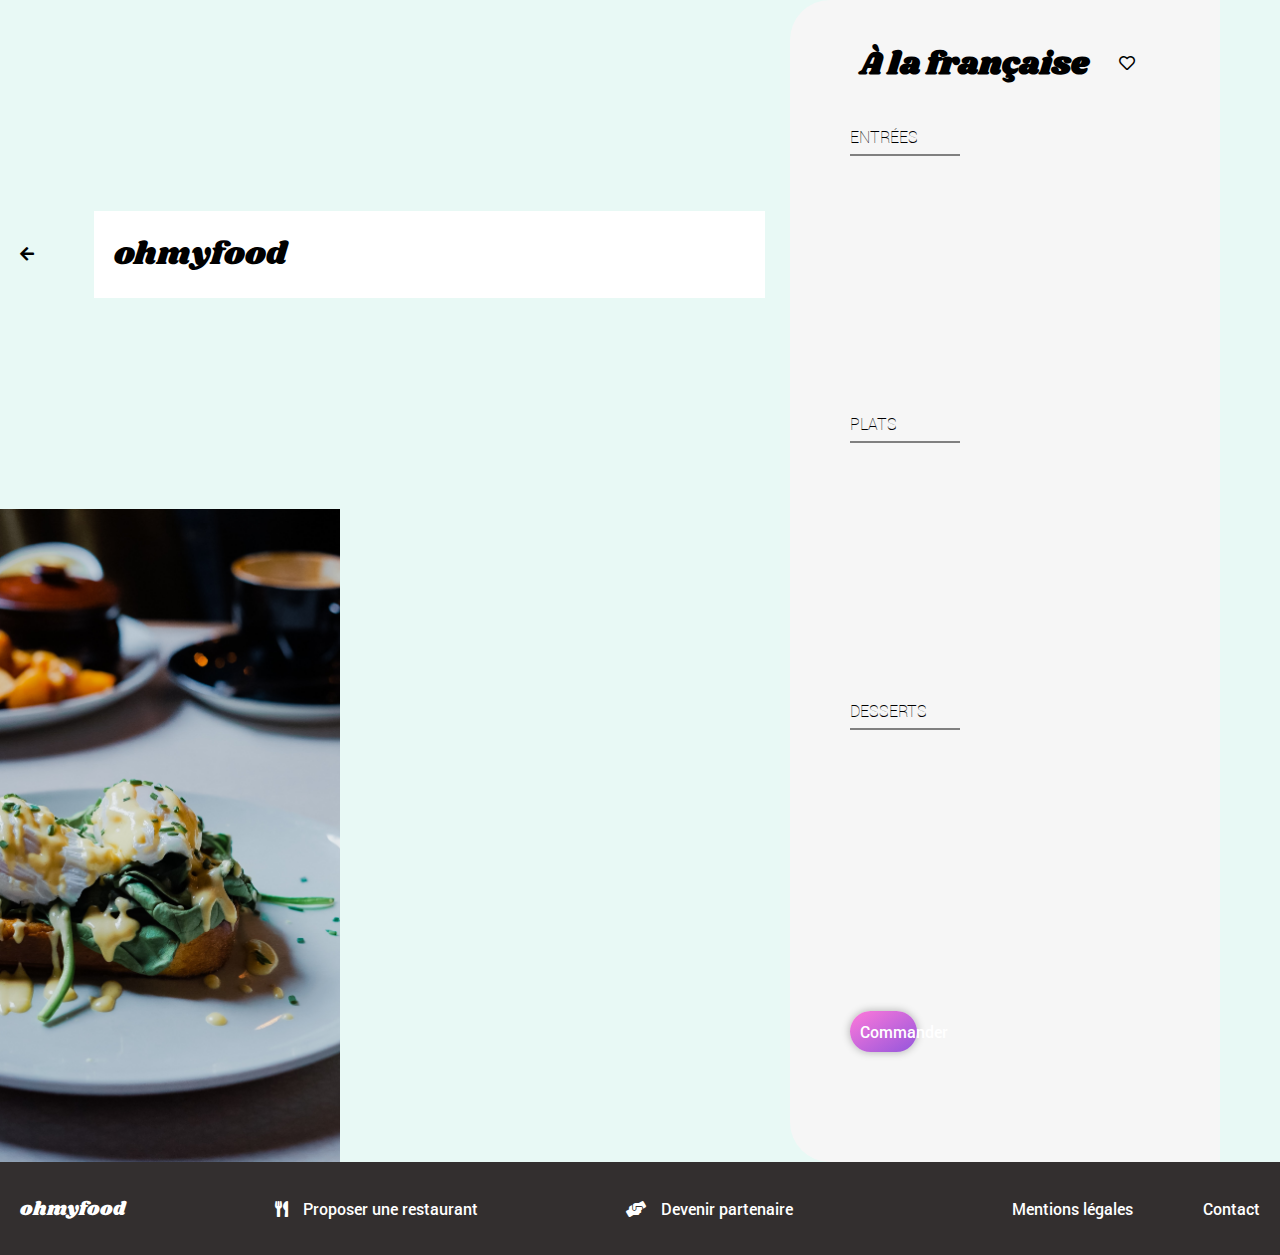
<file: index_restaurant_3.html>
<!DOCTYPE html>
<html lang="fr">
  <head>
    <meta charset="utf-8" />
    <meta name="viewport" content="width=device-width, initial-scale=1" />
    <link rel="stylesheet" href="/sass/style.css" />
    <link
      rel="stylesheet"
      href="https://cdnjs.cloudflare.com/ajax/libs/font-awesome/5.15.2/css/all.min.css"
    />
    <title>À la française</title>
  </head>

  <body>
    <main class="main_wrapper">
      <header>
        <div class="band">
          <btn class="arrow"> <i class="fas fa-arrow-left"></i> </btn>
          <div class="logo">ohmyfood</div>
        </div>

        <div class="banner">
          <img
            src="images/restaurants/toa-heftiba-DQKerTsQwi0-unsplash.jpg"
            alt="exemple_plat"
          />
        </div>
      </header>

      <section class="restaurant_meal">
        <div class="restaurant_name">
          <h1>À la française</h1>
          <p><i class="far fa-heart"></i></p>
        </div>

        <div class="long_meal">
          <p class="meal">entrées</p>

          <div class="bouton_meal">
            <div class="meal_description">
              <p><span>Tartare de poulpe acidulé</span></p>
              <p>Aux zestes d'orange</p>
            </div>
            <div class="price">25€</div>
          </div>

          <div class="bouton_meal">
            <div class="meal_description">
              <p><span>Velouté de légumes d'antan</span></p>
              <p>Carotte, panais, topinambour</p>
            </div>
            <div class="price">35€</div>
          </div>

          <div class="bouton_meal">
            <div class="meal_description">
              <p><span>Soupe à l'oignon</span></p>
              <p>Revisitée</p>
            </div>
            <div class="price">20€</div>
          </div>
        </div>

        <div class="long_meal">
          <p class="meal">plats</p>

          <div class="bouton_meal">
            <div class="meal_description">
              <p><span>Coquilles Saint-Jacques</span></p>
              <p>Accompagnées d'une purée de panais</p>
            </div>
            <div class="price">40€</div>
          </div>

          <div class="bouton_meal">
            <div class="meal_description">
              <p><span>Magret de canard</span></p>
              <p>Et parmentier de pommes de terre</p>
            </div>
            <div class="price">35€</div>
          </div>

          <div class="bouton_meal">
            <div class="meal_description">
              <p><span>Pigeonneau d’Ille-et-Vilaine</span></p>
              <p>Sur son lit de gnocchis aux légumes</p>
            </div>
            <div class="price">44€</div>
          </div>
        </div>

        <div class="long_meal">
          <p class="meal">desserts</p>

          <div class="bouton_meal">
            <div class="meal_description">
              <p><span>Pétales de violettes glacés</span></p>
              <p>Et purée de noisettes</p>
            </div>
            <div class="price">18€</div>
          </div>

          <div class="bouton_meal">
            <div class="meal_description">
              <p><span>Fondant au chocolat</span></p>
              <p>Revisité</p>
            </div>
            <div class="price">22€</div>
          </div>

          <div class="bouton_meal">
            <div class="meal_description">
              <p><span>Millefeuille croustillant</span></p>
              <p>Myrtilles et pâte d’amande</p>
            </div>
            <div class="price">23€</div>
          </div>
        </div>

        <div class="btn btn--commande">Commander</div>
      </section>
    </main>

    <footer>
      <div class="mini_logo">ohmyfood</div>

      <div class="propose">
        <div class="mini_picto"><i class="fas fa-utensils"></i></div>
        <p>Proposer une restaurant</p>
      </div>

      <div class="propose">
        <div class="mini_picto"><i class="fas fa-hands-helping"></i></div>
        <p>Devenir partenaire</p>
      </div>
      <div class="other">
        <p>Mentions légales</p>
        <p>Contact</p>
      </div>
    </footer>
  </body>
</html>
</file>
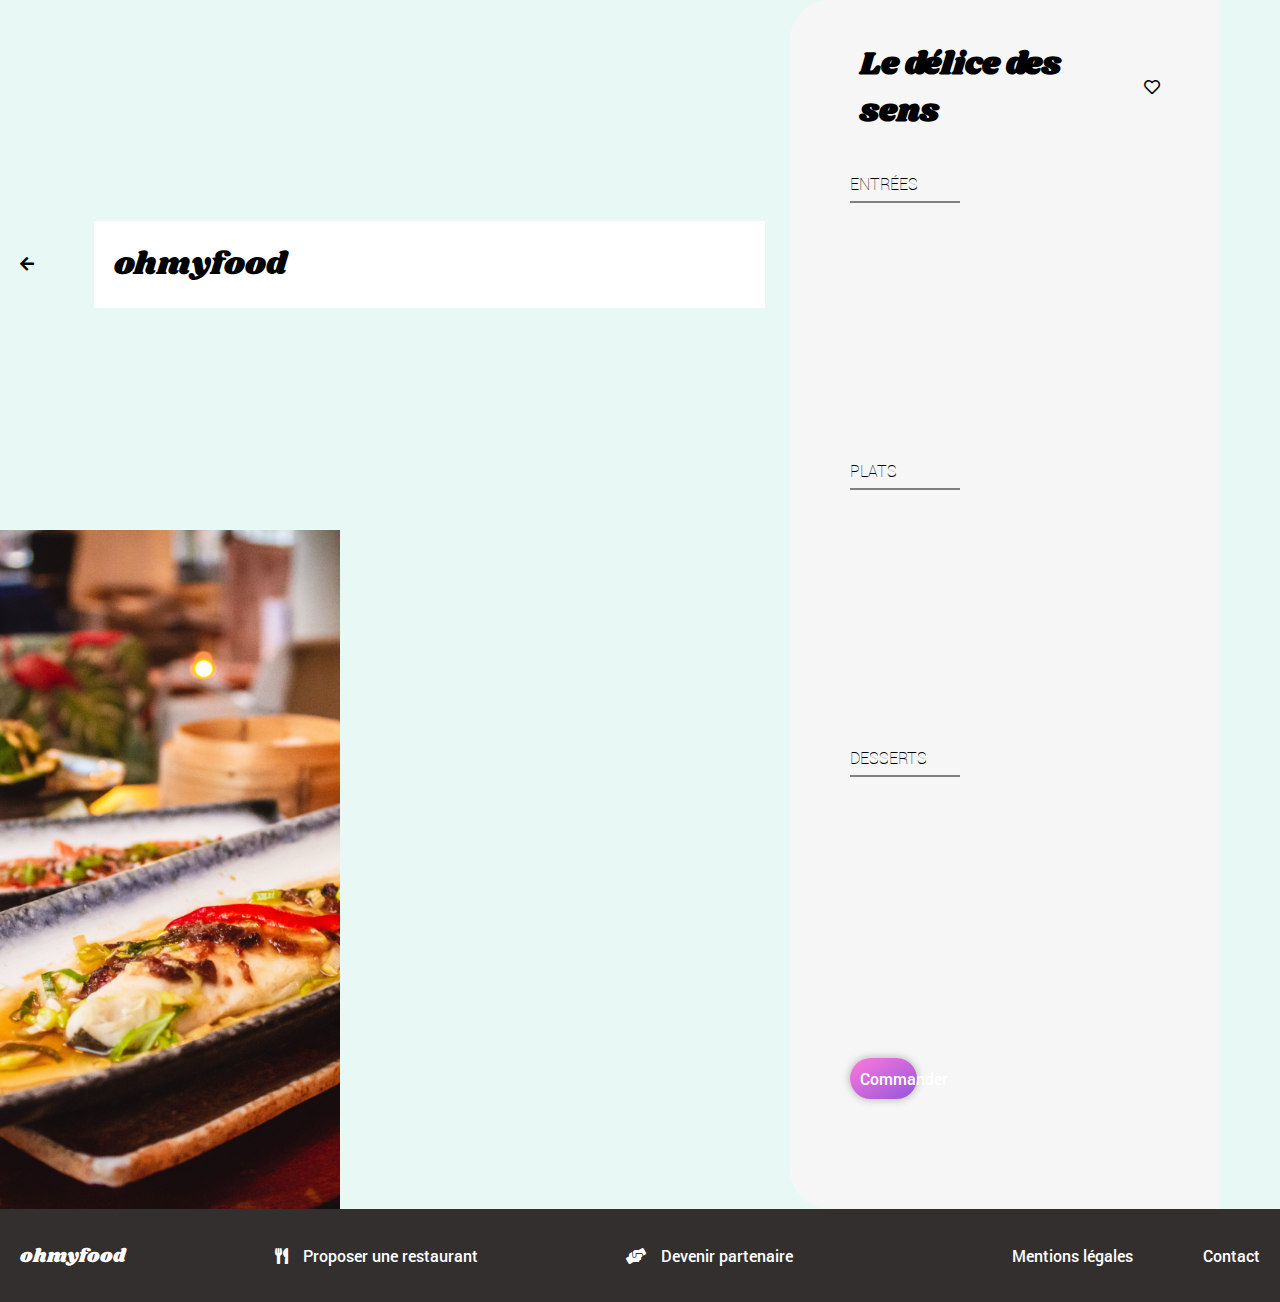
<file: index_restaurant_4.html>
<!DOCTYPE html>
<html lang="fr">
  <head>
    <meta charset="utf-8" />
    <meta name="viewport" content="width=device-width, initial-scale=1" />
    <link rel="stylesheet" href="/sass/style.css" />
    <link
      rel="stylesheet"
      href="https://cdnjs.cloudflare.com/ajax/libs/font-awesome/5.15.2/css/all.min.css"
    />
    <title>Le délice des sens</title>
  </head>

  <body>
    <main class="main_wrapper">
      <header>
        <div class="band">
          <btn class="arrow"> <i class="fas fa-arrow-left"></i> </btn>
          <div class="logo">ohmyfood</div>
        </div>

        <div class="banner">
          <img
            src="images/restaurants/louis-hansel-shotsoflouis-qNBGVyOCY8Q-unsplash.jpg"
            alt="exemple_plat"
          />
        </div>
      </header>

      <section class="restaurant_meal">
        <div class="restaurant_name">
          <h1>Le délice des sens</h1>
          <p><i class="far fa-heart"></i></p>
        </div>

        <div class="long_meal">
          <p class="meal">entrées</p>

          <div class="bouton_meal">
            <div class="meal_description">
              <p><span>Tartare de thon</span></p>
              <p>Assaisonné au yuzu</p>
            </div>
            <div class="price">25€</div>
          </div>

          <div class="bouton_meal">
            <div class="meal_description">
              <p><span>Bouchée de homard croustillant</span></p>
              <p>Et sa farandole de petits légumes</p>
            </div>
            <div class="price">35€</div>
          </div>

          <div class="bouton_meal">
            <div class="meal_description">
              <p><span>Velouté de cèpes </span></p>
              <p>Aux truffes</p>
            </div>
            <div class="price">20€</div>
          </div>
        </div>
        <div class="long_meal">
          <p class="meal">plats</p>

          <div class="bouton_meal">
            <div class="meal_description">
              <p><span>Poulet rôti aux herbes de Provence </span></p>
              <p>Et sa crème de truffe</p>
            </div>
            <div class="price">40€</div>
          </div>

          <div class="bouton_meal">
            <div class="meal_description">
              <p><span>Langouste rôtie </span></p>
              <p>Et ses légumes de saison</p>
            </div>
            <div class="price">35€</div>
          </div>

          <div class="bouton_meal">
            <div class="meal_description">
              <p><span>Côte de boeuf Angus </span></p>
              <p>Et sa purée de panais</p>
            </div>
            <div class="price">44€</div>
          </div>
        </div>

        <div class="long_meal">
          <p class="meal">desserts</p>

          <div class="bouton_meal">
            <div class="meal_description">
              <p><span>Farandole de desserts</span></p>
              <p>Du chef</p>
            </div>
            <div class="price">18€</div>
          </div>

          <div class="bouton_meal">
            <div class="meal_description">
              <p><span>Crème brulée </span></p>
              <p>Revisitée</p>
            </div>
            <div class="price">22€</div>
          </div>

          <div class="bouton_meal">
            <div class="meal_description">
              <p><span>Tiramisu </span></p>
              <p>À la noisette</p>
            </div>
            <div class="price">23€</div>
          </div>
        </div>

        <div class="btn btn--commande">Commander</div>
      </section>
    </main>

    <footer>
      <div class="mini_logo">ohmyfood</div>

      <div class="propose">
        <div class="mini_picto"><i class="fas fa-utensils"></i></div>
        <p>Proposer une restaurant</p>
      </div>

      <div class="propose">
        <div class="mini_picto"><i class="fas fa-hands-helping"></i></div>
        <p>Devenir partenaire</p>
      </div>
      <div class="other">
        <p>Mentions légales</p>
        <p>Contact</p>
      </div>
    </footer>
  </body>
</html>
</file>
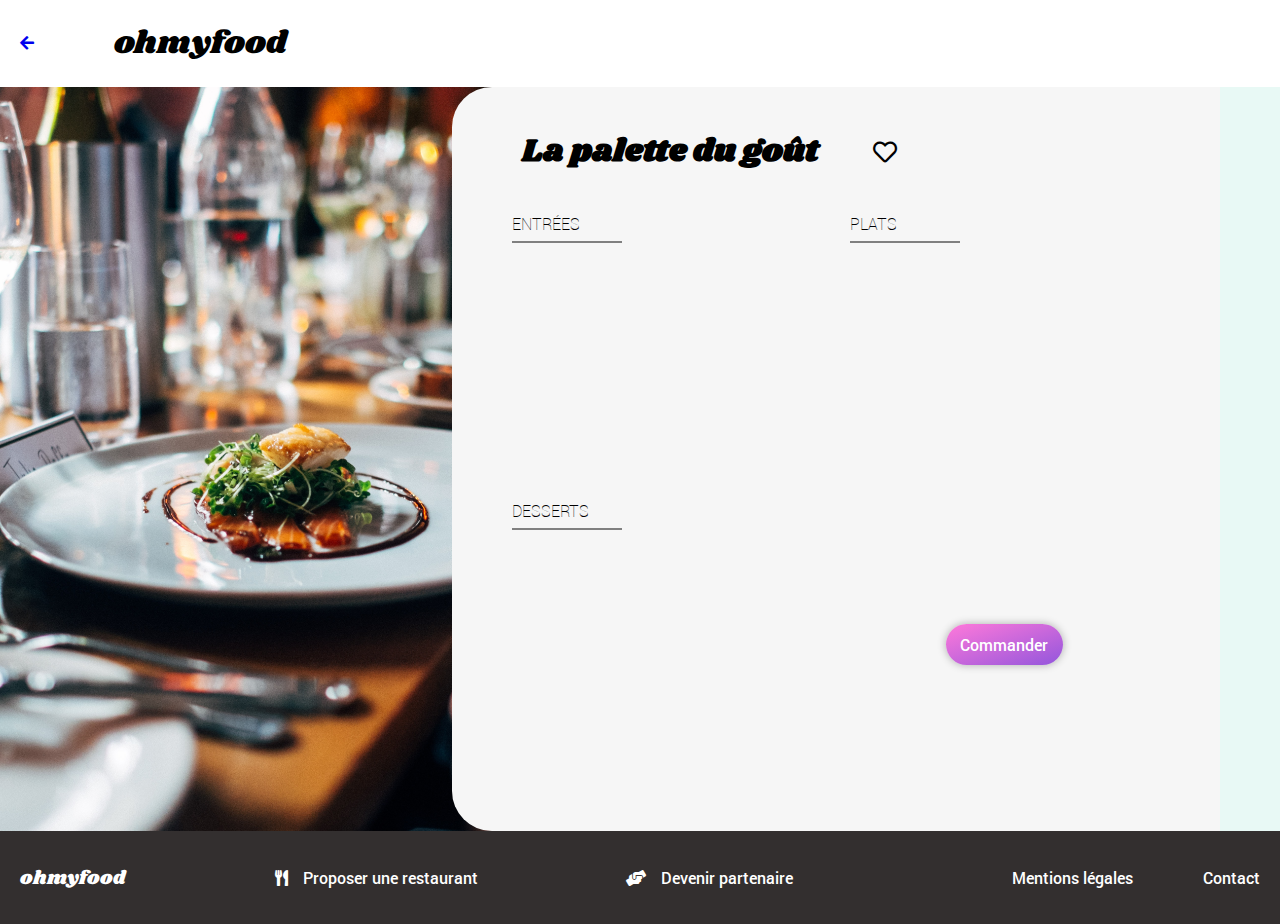
<file: 1 La palette du goût/index_restaurant_1.html>
<!DOCTYPE html>
<html lang="fr">
  <head>
    <meta charset="utf-8" />
    <meta name="viewport" content="width=device-width, initial-scale=1" />
    <link rel="stylesheet" href="/sass/style.css" />
    <link
      rel="stylesheet"
      href="https://cdnjs.cloudflare.com/ajax/libs/font-awesome/5.15.2/css/all.min.css"
    />
    <title>La palette du goût</title>
  </head>

  <body>
    <header>
      <div class="band">
        <div class="arrow">
          <a href="/index_accueil.html"> <i class="fas fa-arrow-left"></i></a>
        </div>
        <div class="logo">ohmyfood</div>
      </div>
    </header>

    <main class="main_wrapper">
      <div class="banner">
        <img
          src="/images/restaurants/jay-wennington-N_Y88TWmGwA-unsplash.jpg"
          alt="exemple_plat"
        />
      </div>

      <section class="restaurant_meal">
        <div class="restaurant_name">
          <h1>La palette du goût</h1>
          <div class="big-heart">
            <i class="far fa-heart"></i><i class="fas fa-heart"></i>
          </div>
        </div>

        <div class="long_meal">
          <p class="meal">entrées</p>

          <div class="bouton_meal">
            <div class="meal_description">
              <p><span>Fricassée d'escargot</span></p>
              <p>Au piment d'Espelette</p>
            </div>
            <div class="price">25€</div>
            <div class="box">
              <div class="coche"><i class="fas fa-check-circle"></i></div>
            </div>
          </div>

          <div class="bouton_meal">
            <div class="meal_description">
              <p><span>Foie gras de canard mi-cuit</span></p>
              <p>Et ses copeaux de truffe noire</p>
            </div>
            <div class="price">35€</div>

            <div class="box">
              <div class="coche"><i class="fas fa-check-circle"></i></div>
            </div>
          </div>

          <div class="bouton_meal">
            <div class="meal_description">
              <p><span>Oeuf au plat</span></p>
              <p>Assaisonné à la truffe sur lit de caviar</p>
            </div>
            <div class="price">20€</div>
            <div class="box">
              <div class="coche"><i class="fas fa-check-circle"></i></div>
            </div>
          </div>
        </div>

        <div class="long_meal">
          <p class="meal">plats</p>

          <div class="bouton_meal">
            <div class="meal_description">
              <p><span>Filet de boeuf aux herbes</span></p>
              <p>Accompagné de sa ribambelle de légumes</p>
            </div>
            <div class="price">40€</div>
            <div class="box">
              <div class="coche"><i class="fas fa-check-circle"></i></div>
            </div>
          </div>

          <div class="bouton_meal">
            <div class="meal_description">
              <p><span>Parmentier de queue de boeuf</span></p>
              <p>À la truffe noire sur sa purée de panais</p>
            </div>
            <div class="price">35€</div>
            <div class="box">
              <div class="coche"><i class="fas fa-check-circle"></i></div>
            </div>
          </div>

          <div class="bouton_meal">
            <div class="meal_description">
              <p><span>Filet de turbot</span></p>
              <p>Aux agrumes</p>
            </div>
            <div class="price">44€</div>
            <div class="box">
              <div class="coche"><i class="fas fa-check-circle"></i></div>
            </div>
          </div>
        </div>

        <div class="long_meal">
          <p class="meal">desserts</p>

          <div class="bouton_meal">
            <div class="meal_description">
              <p><span>Paris-Brest</span></p>
              <p>Revisité</p>
            </div>
            <div class="price">18€</div>
            <div class="box">
              <div class="coche"><i class="fas fa-check-circle"></i></div>
            </div>
          </div>

          <div class="bouton_meal">
            <div class="meal_description">
              <p><span>Macaron au chocolat d'exception</span></p>
              <p>Et glace à la vanille de Madagascar</p>
            </div>
            <div class="price">22€</div>
            <div class="box">
              <div class="coche"><i class="fas fa-check-circle"></i></div>
            </div>
          </div>

          <div class="bouton_meal">
            <div class="meal_description">
              <p><span>Mousse au chocolat</span></p>
              <p>Au piment d'Espelette et à la truffe noire</p>
            </div>
            <div class="price">23€</div>
            <div class="box">
              <div class="coche"><i class="fas fa-check-circle"></i></div>
            </div>
          </div>
        </div>

        <div class="btn btn--commande">Commander</div>
      </section>
    </main>

    <footer>
      <div class="mini_logo">ohmyfood</div>

      <div class="propose">
        <div class="mini_picto"><i class="fas fa-utensils"></i></div>
        <p>Proposer une restaurant</p>
      </div>

      <div class="propose">
        <div class="mini_picto"><i class="fas fa-hands-helping"></i></div>
        <p>Devenir partenaire</p>
      </div>
      <div class="other">
        <p>Mentions légales</p>
        <p><a class="contact" href="mailto:monadresse@gmail.com">Contact</a></p>
      </div>
    </footer>
  </body>
</html>
</file>
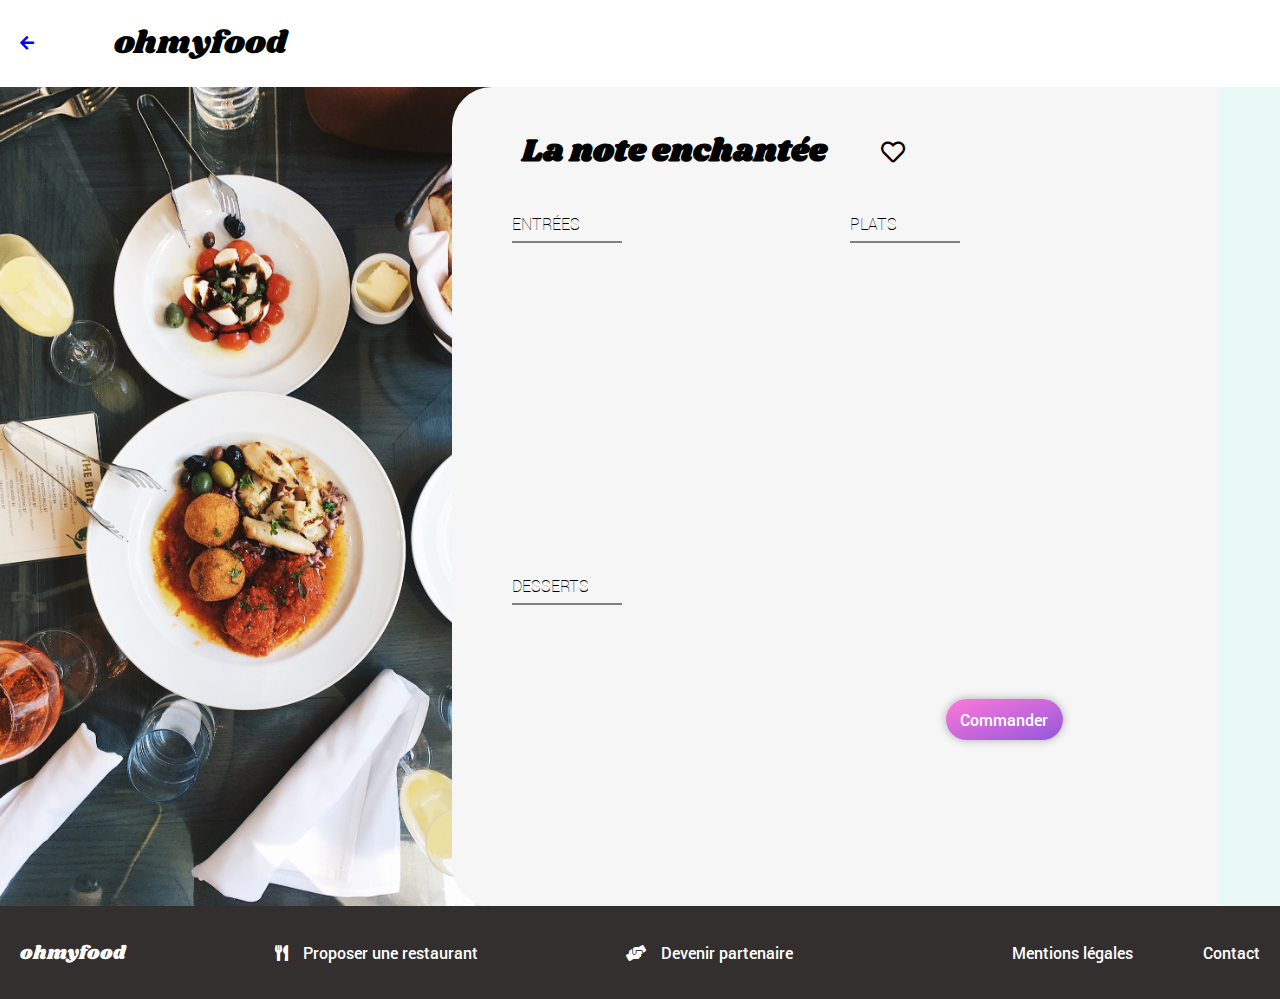
<file: 2 La note enchantée/index_restaurant_2.html>
<!DOCTYPE html>
<html lang="fr">
  <head>
    <meta charset="utf-8" />
    <meta name="viewport" content="width=device-width, initial-scale=1" />
    <link rel="stylesheet" href="/sass/style.css" />
    <link
      rel="stylesheet"
      href="https://cdnjs.cloudflare.com/ajax/libs/font-awesome/5.15.2/css/all.min.css"
    />
    <title>La note enchantée</title>
  </head>

  <body>
    <header>
      <div class="band">
        <div class="arrow">
          <a href="/index_accueil.html"> <i class="fas fa-arrow-left"></i></a>
        </div>
        <div class="logo">ohmyfood</div>
      </div>
    </header>

    <main class="main_wrapper">
      <div class="banner">
        <img
          src="/images/restaurants/stil-u2Lp8tXIcjw-unsplash.jpg"
          alt="exemple_plat"
        />
      </div>

      <section class="restaurant_meal">
        <div class="restaurant_name">
          <h1>La note enchantée</h1>
          <div class="big-heart">
            <i class="far fa-heart"></i><i class="fas fa-heart"></i>
          </div>
        </div>

        <div class="long_meal">
          <p class="meal">entrées</p>

          <div class="order">
            <div class="bouton_meal">
              <div class="meal_description">
                <p>
                  <span>Ravioles de foie gras</span>
                </p>
                <p>Accompagnés de leur crème à la truffe</p>
              </div>

              <div class="price">25€</div>

              <div class="box">
                <div class="coche"><i class="fas fa-check-circle"></i></div>
              </div>
            </div>

            <div class="bouton_meal">
              <div class="meal_description">
                <p><span>Caviar osciètre </span></p>
                <p>Sur blini à la farine de blé noir</p>
              </div>
              <div class="price">35€</div>

              <div class="box">
                <div class="coche"><i class="fas fa-check-circle"></i></div>
              </div>
            </div>

            <div class="bouton_meal">
              <div class="meal_description">
                <p><span>Homard et espuma de potiron</span></p>
                <p>Mariné aux zestes d'orange</p>
              </div>
              <div class="price">20€</div>
              <div class="box">
                <div class="coche"><i class="fas fa-check-circle"></i></div>
              </div>
            </div>

            <div class="bouton_meal">
              <div class="meal_description">
                <p><span>Foie gras de canard cuit entier</span></p>
                <p>Confiture de figue et pain toasté</p>
              </div>
              <div class="price">35€</div>
              <div class="box">
                <div class="coche"><i class="fas fa-check-circle"></i></div>
              </div>
            </div>
          </div>
        </div>

        <div class="long_meal">
          <p class="meal">plats</p>

          <div class="order">
            <div class="bouton_meal">
              <div class="meal_description">
                <p><span>Noix de coquilles Saint-Jacques</span></p>
                <p>Sur lit de purée de céleri-rave</p>
              </div>
              <div class="price">40€</div>
              <div class="box">
                <div class="coche"><i class="fas fa-check-circle"></i></div>
              </div>
            </div>

            <div class="bouton_meal">
              <div class="meal_description">
                <p><span>Langoustine poêlée</span></p>
                <p>Purée de patate douces</p>
              </div>
              <div class="price">35€</div>
              <div class="box">
                <div class="coche"><i class="fas fa-check-circle"></i></div>
              </div>
            </div>

            <div class="bouton_meal">
              <div class="meal_description">
                <p><span>Mijoté de queue de boeuf </span></p>
                <p>Et riz sauvage aux zestes de citron</p>
              </div>
              <div class="price">44€</div>
              <div class="box">
                <div class="coche"><i class="fas fa-check-circle"></i></div>
              </div>
            </div>
          </div>
        </div>

        <div class="long_meal">
          <p class="meal">desserts</p>

          <div class="order">
            <div class="bouton_meal">
              <div class="meal_description">
                <p><span>Macaron noisette et chocolat</span></p>
                <p>Glace au caramel brun et sel de Guérande</p>
              </div>
              <div class="price">18€</div>
              <div class="box">
                <div class="coche"><i class="fas fa-check-circle"></i></div>
              </div>
            </div>

            <div class="bouton_meal">
              <div class="meal_description">
                <p><span>Baba au rhum revisité </span></p>
                <p>Avec son coulis de citron</p>
              </div>
              <div class="price">22€</div>
              <div class="box">
                <div class="coche"><i class="fas fa-check-circle"></i></div>
              </div>
            </div>

            <div class="bouton_meal">
              <div class="meal_description">
                <p><span>Tarte au citron meringuée </span></p>
                <p>Déstructurée</p>
              </div>
              <div class="price">23€</div>
              <div class="box">
                <div class="coche"><i class="fas fa-check-circle"></i></div>
              </div>
            </div>
          </div>
        </div>

        <div class="btn btn--commande">Commander</div>
      </section>
    </main>

    <footer>
      <div class="mini_logo">ohmyfood</div>

      <div class="propose">
        <div class="mini_picto"><i class="fas fa-utensils"></i></div>
        <p>Proposer une restaurant</p>
      </div>

      <div class="propose">
        <div class="mini_picto"><i class="fas fa-hands-helping"></i></div>
        <p>Devenir partenaire</p>
      </div>
      <div class="other">
        <p>Mentions légales</p>
        <p><a class="contact" href="mailto:monadresse@gmail.com">Contact</a></p>
      </div>
    </footer>
  </body>
</html>
</file>
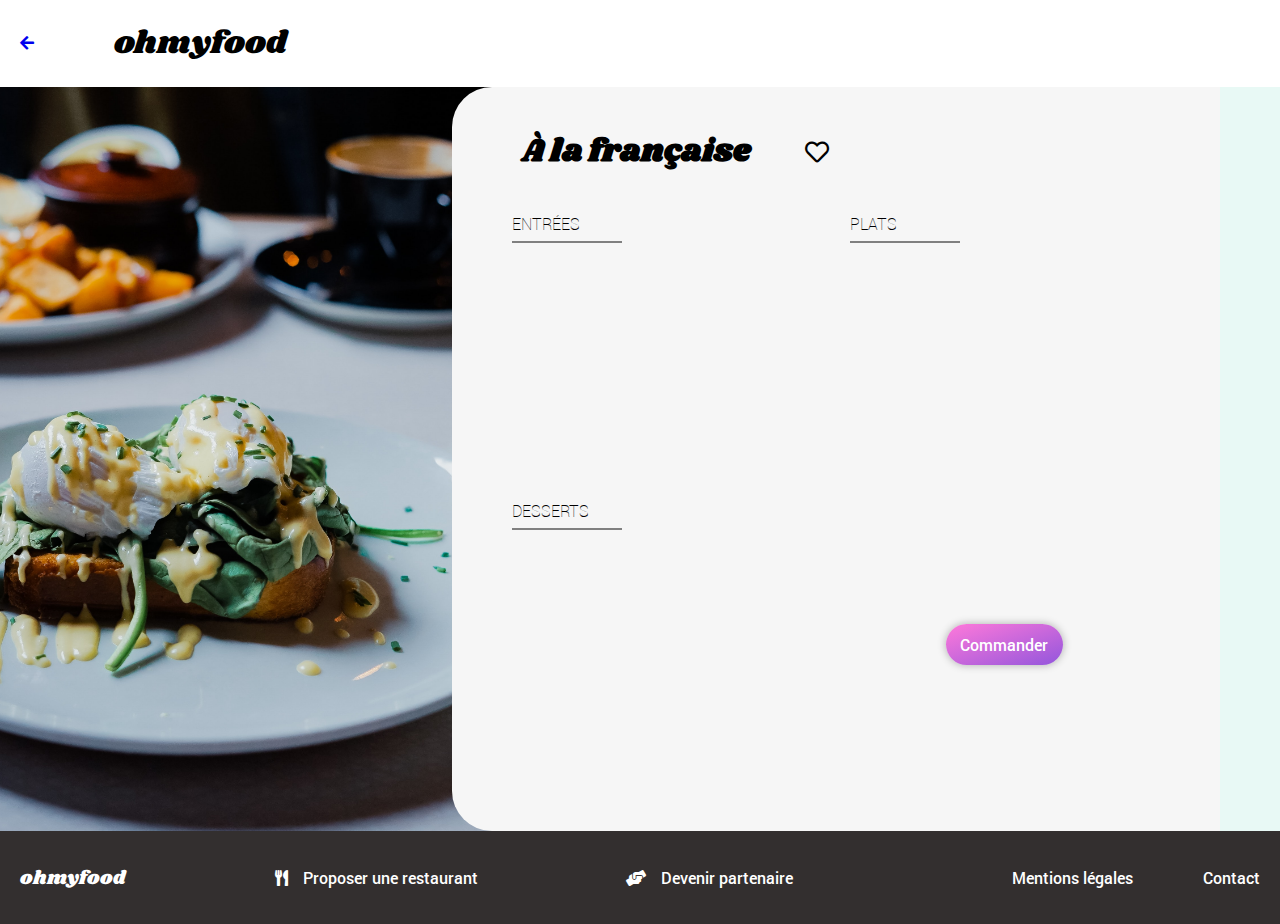
<file: 3 A la française/index_restaurant_3.html>
<!DOCTYPE html>
<html lang="fr">
  <head>
    <meta charset="utf-8" />
    <meta name="viewport" content="width=device-width, initial-scale=1" />
    <link rel="stylesheet" href="/sass/style.css" />
    <link
      rel="stylesheet"
      href="https://cdnjs.cloudflare.com/ajax/libs/font-awesome/5.15.2/css/all.min.css"
    />
    <title>À la française</title>
  </head>

  <body>
    <header>
      <div class="band">
        <div class="arrow">
          <a href="/index_accueil.html"> <i class="fas fa-arrow-left"></i></a>
        </div>
        <div class="logo">ohmyfood</div>
      </div>
    </header>

    <main class="main_wrapper">
      <div class="banner">
        <img
          src="/images/restaurants/toa-heftiba-DQKerTsQwi0-unsplash.jpg"
          alt="exemple_plat"
        />
      </div>

      <section class="restaurant_meal">
        <div class="restaurant_name">
          <h1>À la française</h1>
          <div class="big-heart">
            <i class="far fa-heart"></i><i class="fas fa-heart"></i>
          </div>
        </div>

        <div class="long_meal">
          <p class="meal">entrées</p>

          <div class="bouton_meal">
            <div class="meal_description">
              <p><span>Tartare de poulpe acidulé</span></p>
              <p>Aux zestes d'orange</p>
            </div>
            <div class="price">25€</div>
            <div class="box">
              <div class="coche"><i class="fas fa-check-circle"></i></div>
            </div>
          </div>

          <div class="bouton_meal">
            <div class="meal_description">
              <p><span>Velouté de légumes d'antan</span></p>
              <p>Carotte, panais, topinambour</p>
            </div>
            <div class="price">35€</div>
            <div class="box">
              <div class="coche"><i class="fas fa-check-circle"></i></div>
            </div>
          </div>

          <div class="bouton_meal">
            <div class="meal_description">
              <p><span>Soupe à l'oignon</span></p>
              <p>Revisitée</p>
            </div>
            <div class="price">20€</div>
            <div class="box">
              <div class="coche"><i class="fas fa-check-circle"></i></div>
            </div>
          </div>
        </div>

        <div class="long_meal">
          <p class="meal">plats</p>

          <div class="bouton_meal">
            <div class="meal_description">
              <p><span>Coquilles Saint-Jacques</span></p>
              <p>Accompagnées d'une purée de panais</p>
            </div>
            <div class="price">40€</div>
            <div class="box">
              <div class="coche"><i class="fas fa-check-circle"></i></div>
            </div>
          </div>

          <div class="bouton_meal">
            <div class="meal_description">
              <p><span>Magret de canard</span></p>
              <p>Et parmentier de pommes de terre</p>
            </div>
            <div class="price">35€</div>
            <div class="box">
              <div class="coche"><i class="fas fa-check-circle"></i></div>
            </div>
          </div>

          <div class="bouton_meal">
            <div class="meal_description">
              <p><span>Pigeonneau d’Ille-et-Vilaine</span></p>
              <p>Sur son lit de gnocchis aux légumes</p>
            </div>
            <div class="price">44€</div>
            <div class="box">
              <div class="coche"><i class="fas fa-check-circle"></i></div>
            </div>
          </div>
        </div>

        <div class="long_meal">
          <p class="meal">desserts</p>

          <div class="bouton_meal">
            <div class="meal_description">
              <p><span>Pétales de violettes glacés</span></p>
              <p>Et purée de noisettes</p>
            </div>
            <div class="price">18€</div>
            <div class="box">
              <div class="coche"><i class="fas fa-check-circle"></i></div>
            </div>
          </div>

          <div class="bouton_meal">
            <div class="meal_description">
              <p><span>Fondant au chocolat</span></p>
              <p>Revisité</p>
            </div>
            <div class="price">22€</div>
            <div class="box">
              <div class="coche"><i class="fas fa-check-circle"></i></div>
            </div>
          </div>

          <div class="bouton_meal">
            <div class="meal_description">
              <p><span>Millefeuille croustillant</span></p>
              <p>Myrtilles et pâte d’amande</p>
            </div>
            <div class="price">23€</div>
            <div class="box">
              <div class="coche"><i class="fas fa-check-circle"></i></div>
            </div>
          </div>
        </div>

        <div class="btn btn--commande">Commander</div>
      </section>
    </main>

    <footer>
      <div class="mini_logo">ohmyfood</div>

      <div class="propose">
        <div class="mini_picto"><i class="fas fa-utensils"></i></div>
        <p>Proposer une restaurant</p>
      </div>

      <div class="propose">
        <div class="mini_picto"><i class="fas fa-hands-helping"></i></div>
        <p>Devenir partenaire</p>
      </div>
      <div class="other">
        <p>Mentions légales</p>
        <p><a class="contact" href="mailto:monadresse@gmail.com">Contact</a></p>
      </div>
    </footer>
  </body>
</html>
</file>
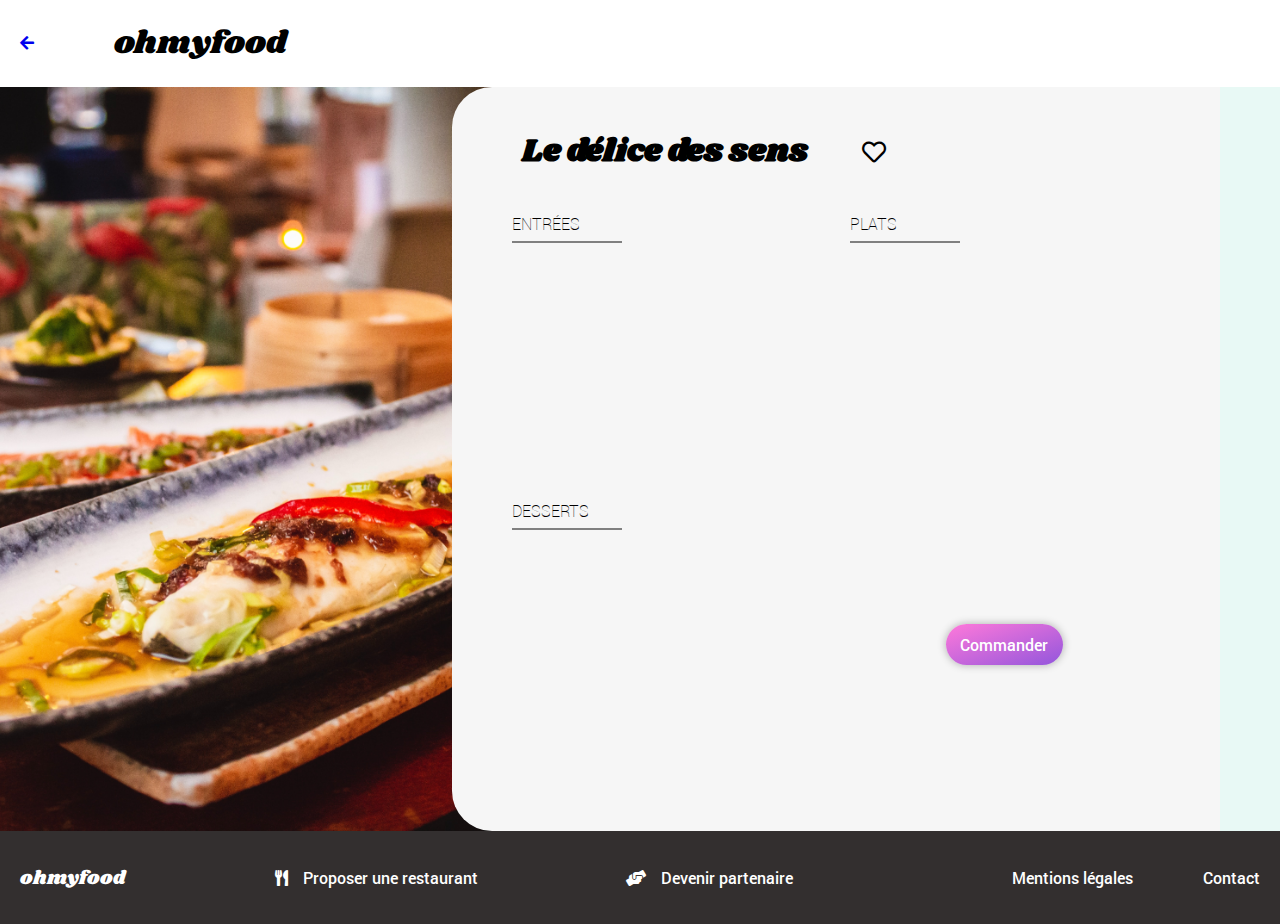
<file: 4 Le délice des sens/index_restaurant_4.html>
<!DOCTYPE html>
<html lang="fr">
  <head>
    <meta charset="utf-8" />
    <meta name="viewport" content="width=device-width, initial-scale=1" />
    <link rel="stylesheet" href="/sass/style.css" />
    <link
      rel="stylesheet"
      href="https://cdnjs.cloudflare.com/ajax/libs/font-awesome/5.15.2/css/all.min.css"
    />
    <title>Le délice des sens</title>
  </head>

  <body>
    <header>
      <div class="band">
        <div class="arrow">
          <a href="/index_accueil.html"> <i class="fas fa-arrow-left"></i></a>
        </div>
        <div class="logo">ohmyfood</div>
      </div>
    </header>

    <main class="main_wrapper">
      <div class="banner">
        <img
          src="/images/restaurants/louis-hansel-shotsoflouis-qNBGVyOCY8Q-unsplash.jpg"
          alt="exemple_plat"
        />
      </div>

      <section class="restaurant_meal">
        <div class="restaurant_name">
          <h1>Le délice des sens</h1>
          <div class="big-heart">
            <i class="far fa-heart"></i><i class="fas fa-heart"></i>
          </div>
        </div>

        <div class="long_meal">
          <p class="meal">entrées</p>

          <div class="bouton_meal">
            <div class="meal_description">
              <p><span>Tartare de thon</span></p>
              <p>Assaisonné au yuzu</p>
            </div>
            <div class="price">25€</div>

            <div class="box">
              <div class="coche"><i class="fas fa-check-circle"></i></div>
            </div>
          </div>

          <div class="bouton_meal">
            <div class="meal_description">
              <p><span>Bouchée de homard croustillant</span></p>
              <p>Et sa farandole de petits légumes</p>
            </div>
            <div class="price">35€</div>

            <div class="box">
              <div class="coche"><i class="fas fa-check-circle"></i></div>
            </div>
          </div>

          <div class="bouton_meal">
            <div class="meal_description">
              <p><span>Velouté de cèpes </span></p>
              <p>Aux truffes</p>
            </div>
            <div class="price">20€</div>

            <div class="box">
              <div class="coche"><i class="fas fa-check-circle"></i></div>
            </div>
          </div>
        </div>

        <div class="long_meal">
          <p class="meal">plats</p>

          <div class="bouton_meal">
            <div class="meal_description">
              <p><span>Poulet rôti aux herbes de Provence </span></p>
              <p>Et sa crème de truffe</p>
            </div>
            <div class="price">40€</div>

            <div class="box">
              <div class="coche"><i class="fas fa-check-circle"></i></div>
            </div>
          </div>

          <div class="bouton_meal">
            <div class="meal_description">
              <p><span>Langouste rôtie </span></p>
              <p>Et ses légumes de saison</p>
            </div>
            <div class="price">35€</div>

            <div class="box">
              <div class="coche"><i class="fas fa-check-circle"></i></div>
            </div>
          </div>

          <div class="bouton_meal">
            <div class="meal_description">
              <p><span>Côte de boeuf Angus </span></p>
              <p>Et sa purée de panais</p>
            </div>
            <div class="price">44€</div>

            <div class="box">
              <div class="coche"><i class="fas fa-check-circle"></i></div>
            </div>
          </div>
        </div>

        <div class="long_meal">
          <p class="meal">desserts</p>

          <div class="bouton_meal">
            <div class="meal_description">
              <p><span>Farandole de desserts</span></p>
              <p>Du chef</p>
            </div>
            <div class="price">18€</div>

            <div class="box">
              <div class="coche"><i class="fas fa-check-circle"></i></div>
            </div>
          </div>

          <div class="bouton_meal">
            <div class="meal_description">
              <p><span>Crème brulée </span></p>
              <p>Revisitée</p>
            </div>
            <div class="price">22€</div>
            <div class="box">
              <div class="coche"><i class="fas fa-check-circle"></i></div>
            </div>
          </div>

          <div class="bouton_meal">
            <div class="meal_description">
              <p><span>Tiramisu </span></p>
              <p>À la noisette</p>
            </div>
            <div class="price">23€</div>
            <div class="box">
              <div class="coche"><i class="fas fa-check-circle"></i></div>
            </div>
          </div>
        </div>

        <div class="btn btn--commande">Commander</div>
      </section>
    </main>

    <footer>
      <div class="mini_logo">ohmyfood</div>

      <div class="propose">
        <div class="mini_picto"><i class="fas fa-utensils"></i></div>
        <p>Proposer une restaurant</p>
      </div>

      <div class="propose">
        <div class="mini_picto"><i class="fas fa-hands-helping"></i></div>
        <p>Devenir partenaire</p>
      </div>
      <div class="other">
        <p>Mentions légales</p>
        <p><a class="contact" href="mailto:monadresse@gmail.com">Contact</a></p>
      </div>
    </footer>
  </body>
</html>
</file>
<file: sass/style.css>
@charset "UTF-8";
@font-face {
  font-family: "roboto_thin";
  src: url("../typo/Roboto-Thin.ttf") format("truetype");
}
@font-face {
  font-family: "roboto_medium";
  src: url("../typo/Roboto-Medium.ttf") format("truetype");
}
@font-face {
  font-family: "shrikhand";
  src: url("../typo/Shrikhand-Regular.ttf") format("truetype");
}
body {
  margin: 0;
  padding: 0;
}

.spinner {
  display: flex;
  justify-content: center;
  align-items: center;
  position: fixed;
  height: 100%;
  width: 100%;
  background-color: white;
  animation-name: anim_spinner;
  animation-duration: 1s;
  animation-iteration-count: 1;
  animation-fill-mode: forwards;
}
.spinner span {
  padding: 10px;
  border-radius: 15px;
}
.spinner i {
  color: #9356dc;
}

@keyframes anim_spinner {
  0% {
    z-index: 10;
    opacity: 1;
  }
  85% {
    z-index: 10;
    opacity: 1;
  }
  100% {
    z-index: -10;
    opacity: 0;
  }
}
.logo {
  background: white;
  font-family: "shrikhand";
  font-size: xx-large;
  text-align: center;
  height: auto;
  display: flex;
  justify-content: center;
  padding-bottom: 5px;
  padding-top: 5px;
  box-shadow: 0em 0em 0.5em rgba(0, 0, 0, 0.3);
  position: relative;
  z-index: 1;
}

.arrow {
  margin-right: 60px;
}

.lieu {
  font-size: large;
  font-family: "roboto_medium";
  color: #332f2f;
  display: flex;
  align-items: center;
  justify-content: center;
  text-align: center;
  padding: 5px;
  background-color: #eaeaea;
  margin-top: 1px;
}
.lieu p {
  margin-left: 10px;
}

.presentation {
  background: #f6f6f6;
  display: flex;
  flex-direction: column;
  padding: 20px;
}
.presentation h1 {
  font-family: "roboto_medium";
  font-size: x-large;
  text-align: center;
  padding: 0 30px 0px 30px;
}
.presentation p {
  font-family: "roboto_thin";
  font-size: medium;
  text-align: center;
  padding: 0 20px 10px 20px;
}

.btn {
  display: block;
  background: linear-gradient(to bottom right, #ff79da, #9356dc);
  box-shadow: 0em 0em 0.5em rgba(0, 0, 0, 0.3);
  width: 60%;
  align-self: center;
  color: white;
  font-family: "roboto_medium";
  text-align: center;
  border-radius: 25px;
  padding: 15px;
  z-index: 1;
  position: relative;
}
.btn:hover::after {
  opacity: 1;
}
.btn::after {
  content: "";
  background: linear-gradient(to bottom right, #ff93e1, #a16be0);
  border-radius: 25px;
  box-shadow: 0em 0em 0.5em rgba(0, 0, 0, 0.5);
  opacity: 0;
  z-index: -1;
  transition: opacity 250ms;
  position: absolute;
  top: 0;
  left: 0;
  right: 0;
  bottom: 0;
}
.btn--commande {
  padding: 10px;
  margin-top: 20px;
}

.main_wrapper_home {
  display: flex;
  flex-direction: column;
}

section {
  display: flex;
  flex-direction: column;
  align-items: center;
  padding: 20px 10px;
}
section h2 {
  font-family: "roboto_medium";
  font-size: x-large;
  margin-right: 120px;
}

.bouton {
  font-family: "roboto_medium";
  display: flex;
  justify-content: space-evenly;
  background-color: #f6f6f6;
  padding: 20px;
  border-radius: 20px;
  margin-bottom: 20px;
  box-shadow: 0em 0em 0.5em rgba(0, 0, 0, 0.5);
  width: 75%;
}
.bouton:hover {
  background-color: #fafdff;
  box-shadow: 0em 0em 0.5em rgba(0, 0, 0, 0.5);
  transition: all 500ms ease-in-out;
}
.bouton .manual {
  position: relative;
  right: 30px;
}
.bouton .ring {
  width: 22px;
  height: 22px;
  color: white;
  border-radius: 50%;
  font-family: "roboto_medium";
  display: flex;
  justify-content: center;
  background: #9356dc;
  text-align: center;
  position: relative;
  left: -45px;
}
.bouton .ring span {
  position: relative;
  padding: 0;
  top: 1px;
  font-family: "roboto_medium";
  font-size: small;
}
.bouton .picto {
  display: flex;
}
.bouton .picto i {
  color: #5a5757;
  font-size: larger;
  position: relative;
  right: 35px;
}

.restaurant {
  background: #f6f6f6;
}
.restaurant h3 {
  font-family: "roboto_medium";
  font-size: x-large;
  margin-right: 170px;
}
.restaurant .card {
  background: white;
  height: 250px;
  width: 90%;
  margin-bottom: 20px;
  border-radius: 20px;
  box-shadow: 0em 0em 0.5em rgba(0, 0, 0, 0.5);
}
.restaurant img {
  width: 100%;
  height: 70%;
  object-fit: cover;
  border-radius: 20px 20px 0 0;
  margin-bottom: 5px;
}
.restaurant .new_frame {
  background: #e8f9f5;
  padding: 3px;
  color: gray;
  width: 80px;
  border-radius: 2px;
  position: relative;
  left: 220px;
  bottom: 230px;
  text-align: center;
}
.restaurant .name_heart {
  display: flex;
  justify-content: space-between;
}
.restaurant .name_place {
  padding-left: 20px;
}
.restaurant a {
  text-decoration-line: none;
  color: black;
  font-family: "roboto_medium";
  font-size: large;
}
.restaurant p {
  font-family: "roboto_thin";
  line-height: 1px;
}

.heart {
  padding-right: 20px;
}
.heart .far.fa-heart {
  position: relative;
  left: 18px;
  opacity: 1;
  transition: opacity;
}
.heart .fas.fa-heart {
  color: #9356dc;
  background-clip: border-box;
  transform: scale(0);
  transition: transform 1s ease-in-out;
}
.heart:checked .fas.fa-heart {
  color: #9356dc;
}
.heart:hover .far.fa-heart {
  opacity: 0;
  transition: opacity;
  transition-delay: 1s;
}
.heart:hover .fas.fa-heart {
  transform: scale(1);
  transition: transform 1s ease-in-out;
}

footer {
  background: #332f2f;
  display: flex;
  flex-direction: column;
  padding: 20px;
  color: white;
}
footer p {
  font-family: "roboto_medium";
}

.mini_logo {
  font-family: "shrikhand";
  font-size: larger;
}

.propose {
  font-family: "roboto_medium";
  display: flex;
  align-items: center;
  margin-bottom: -15px;
}
.propose p {
  padding-left: 15px;
}

.other a {
  text-decoration-line: none;
  color: white;
  transform: scale(1) 1000ms;
}
.other a:hover {
  transform: scale(1.5);
  transition: transform 1s ease-in-out;
  color: #9356dc;
}

/*propriétés restaurants**************************************************************/
.band {
  display: flex;
  align-items: center;
  padding-left: 20px;
}
.band .logo {
  box-shadow: none;
}

.banner {
  width: 100%;
}
.banner img {
  width: 100%;
  height: 240px;
  object-fit: cover;
}

.restaurant_meal {
  background: #f6f6f6;
  border-radius: 40px 40px 0 0;
  position: relative;
  top: -60px;
  padding: 20px 20px 50px 20px;
  margin-bottom: -60px;
}
.restaurant_meal .restaurant_name {
  display: flex;
  align-items: center;
  margin-left: 10px;
  justify-content: space-between;
  font-family: "shrikhand";
}
.restaurant_meal .restaurant_name .big-heart {
  margin-right: 25px;
}
.restaurant_meal .restaurant_name .big-heart .far.fa-heart {
  font-size: x-large;
  position: relative;
  left: 24px;
  opacity: 1;
  transition: opacity;
}
.restaurant_meal .restaurant_name .big-heart .fas.fa-heart {
  font-size: x-large;
  color: #9356dc;
  background-clip: border-box;
  transform: scale(0);
  transition: transform 1s ease-in-out;
}
.restaurant_meal .restaurant_name .big-heart:checked .fas.fa-heart {
  color: #9356dc;
}
.restaurant_meal .restaurant_name .big-heart:hover .far.fa-heart {
  opacity: 0;
  transition: opacity;
  transition-delay: 1s;
}
.restaurant_meal .restaurant_name .big-heart:hover .fas.fa-heart {
  transform: scale(1);
  transition: transform 1s ease-in-out;
}
.restaurant_meal .meal {
  font-family: "roboto_thin";
  padding-bottom: 7px;
  margin-right: 200px;
  border-bottom: 2px solid gray;
  text-transform: uppercase;
}
.restaurant_meal .bouton_meal {
  font-family: "roboto_thin";
  display: flex;
  flex-direction: row;
  overflow: hidden;
  justify-content: space-between;
  background: white;
  width: 300px;
  height: 60px;
  padding: 0 0px 0 10px;
  border-radius: 15px;
  margin: 0 auto 15px auto;
  box-shadow: 10px 5px 10px #c0bebe;
  animation-name: anim_meal;
  animation-duration: 1000ms;
  transform: translateY(10px);
  opacity: 0;
  animation-fill-mode: forwards;
}
.restaurant_meal .bouton_meal .meal_description {
  padding: 10px 0;
  min-width: 80%;
  transition: min-width 1000ms;
}
.restaurant_meal .bouton_meal .meal_description:hover {
  min-width: 60%;
  transition: min-width 1s;
}
.restaurant_meal .bouton_meal span {
  font-family: "roboto_medium";
  font-size: medium;
  margin: 0;
  white-space: nowrap;
  overflow: hidden;
  text-overflow: ellipsis;
}
.restaurant_meal .bouton_meal p {
  margin: 0;
  font-size: small;
  color: #4d4d4d;
  white-space: nowrap;
  overflow: hidden;
  text-overflow: ellipsis;
}
.restaurant_meal .bouton_meal .price {
  font-family: "roboto_medium";
  padding-bottom: 10px;
  margin-top: auto;
  font-weight: 600;
  color: #454545;
  text-align: center;
  min-width: 20%;
  transform: translateX(0%);
  transition: min-width 1000ms;
}
.restaurant_meal .bouton_meal .box {
  display: flex;
  align-items: center;
  min-width: 20%;
  height: 100%;
  border-radius: 0 15px 15px 0;
  background-color: #99e2d0;
}
.restaurant_meal .bouton_meal .box .coche {
  color: white;
  margin: auto;
  transform: rotate(0deg);
  transition: transform 1s 500ms;
}

.restaurant_meal .bouton_meal:hover .coche {
  transform: rotate(360deg);
  transition: transform 1s;
}

/*media queries******************************************************************/
@media screen and (min-width: 1024px) {
  header {
    display: flex;
    flex-direction: row;
    flex-wrap: wrap;
    justify-content: space-between;
  }

  .logo {
    width: 76%;
    display: flex;
    justify-content: left;
    padding: 20px;
    box-shadow: none;
  }

  .lieu {
    width: 19%;
    box-shadow: none;
  }

  .btn {
    width: 30%;
    margin-bottom: 50px;
  }

  .presentation {
    width: 100%;
  }
  .presentation h1 {
    font-size: xx-large;
  }

  section {
    max-width: 100%;
    display: flex;
    flex-direction: row;
    flex-wrap: wrap;
    justify-content: space-between;
    align-items: center;
    padding-bottom: 60px;
  }
  section h2 {
    width: 100%;
    font-size: xx-large;
    text-align: center;
    padding-bottom: 20px;
  }
  section .ring {
    margin-left: 10px;
  }

  .restaurant {
    display: flex;
    flex-direction: row;
  }
  .restaurant h3 {
    width: 100%;
    text-align: center;
    font-size: xx-large;
    padding-bottom: 20px;
  }
  .restaurant .card {
    width: 20%;
  }
  .restaurant .new_frame {
    position: relative;
    left: 20px;
  }

  .bouton {
    width: 25%;
    display: flex;
    flex-direction: row;
    flex-wrap: nowrap;
  }

  footer {
    max-width: 100%;
    padding: 20px;
    display: flex;
    flex-direction: row;
    justify-content: space-between;
    align-items: baseline;
  }
  footer .other {
    display: flex;
    flex-direction: row;
    justify-content: space-between;
  }
  footer .other p {
    padding-left: 70px;
  }

  /**************************** pages restaurants**********************************/
  .band {
    width: 100%;
  }

  .banner {
    max-width: 40%;
  }
  .banner img {
    height: 100%;
  }

  .main_wrapper {
    display: flex;
    flex-direction: row;
    background-color: #e8f9f5;
  }

  .restaurant_meal {
    position: relative;
    top: 0;
    left: -60px;
    width: 120%;
    display: flex;
    flex-direction: row;
    align-items: flex-start;
    margin: 0;
    padding: 20px 60px 60px 60px;
    border-radius: 40px 0 0 40px;
  }
  .restaurant_meal .restaurant_name {
    width: 100%;
    display: flex;
    justify-content: left;
  }
  .restaurant_meal .restaurant_name h1 {
    font-size: xx-large;
  }
  .restaurant_meal .restaurant_name i {
    margin-left: 30px;
  }
  .restaurant_meal .big-heart {
    display: flex;
  }
  .restaurant_meal .big-heart .fas.fa-heart {
    position: relative;
    right: 29px;
  }
  .restaurant_meal .long_meal {
    display: flex;
    flex-direction: column;
    justify-content: space-between;
  }

  .btn--commande {
    margin-right: 15%;
    margin-top: 13%;
    width: 15%;
  }
}
@media screen and (min-width: 500px) and (max-width: 1024px) {
  .restaurant {
    max-width: 100%;
  }
  .restaurant .card {
    width: 48%;
  }
  .restaurant .card .new_frame {
    left: 20px;
  }
}
/* les keyframes et animations chargement de page*/
@keyframes anim_meal {
  0% {
    transform: translateY(10px);
    opacity: 0;
  }
  100% {
    transform: translateY(0);
    opacity: 1;
  }
}
.long_meal .bouton_meal:nth-child(2) {
  animation-delay: 300ms;
}
.long_meal .bouton_meal:nth-child(3) {
  animation-delay: 700ms;
}
.long_meal .bouton_meal:nth-child(4) {
  animation-delay: 1100ms;
}

/*# sourceMappingURL=style.css.map */
</file>
